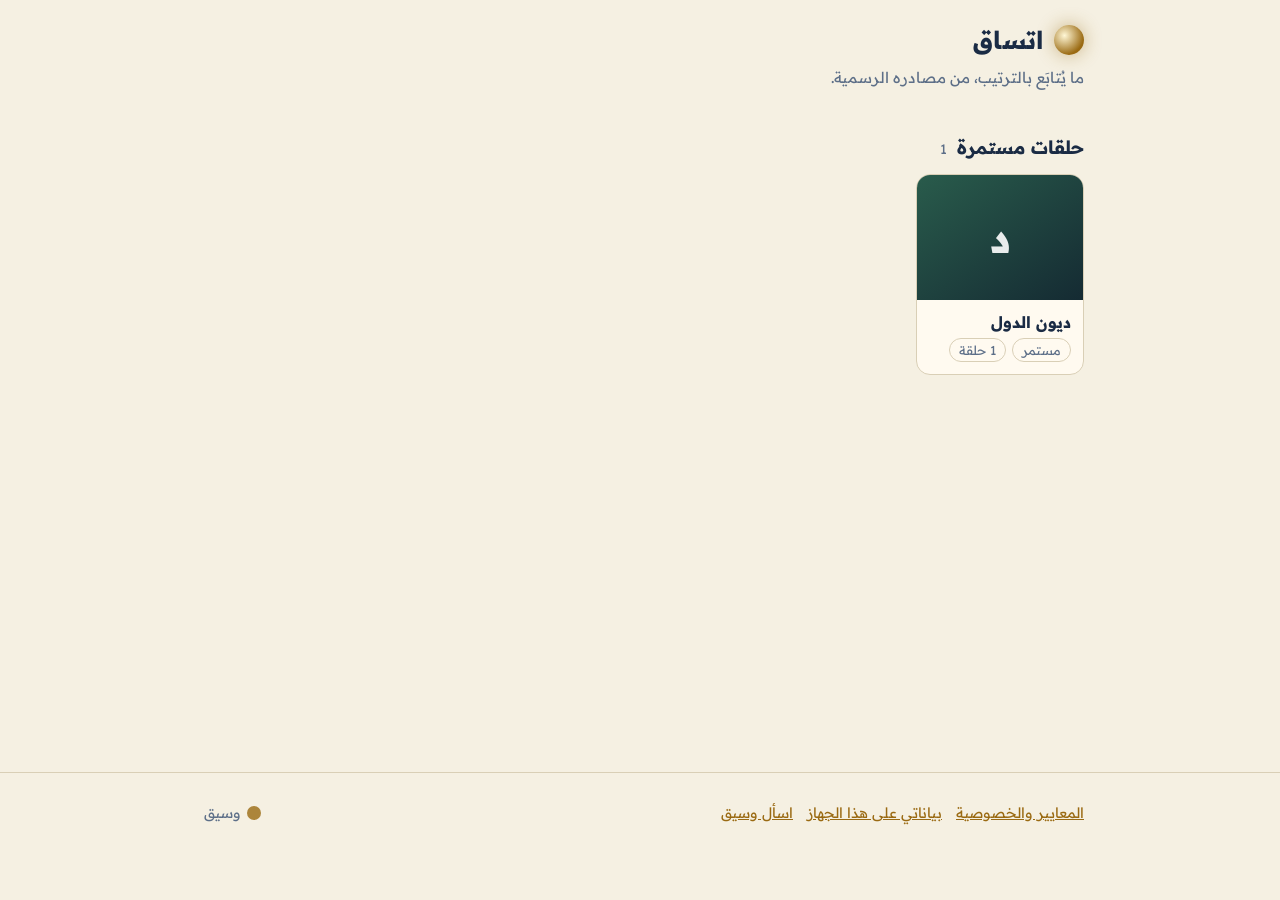
<file: index.html>
<!doctype html>
<html lang="ar" dir="rtl">
<head>
<meta charset="utf-8">
<meta name="viewport" content="width=device-width, initial-scale=1">
<title>اتساق</title>
<meta name="description" content="اتساق: مكان لمتابعة السلاسل والحلقات المستمرة والبودكاست بالترتيب، من مصادرها الرسمية.">
<meta name="theme-color" content="#0e1828">
<link rel="preconnect" href="https://fonts.googleapis.com">
<link rel="preconnect" href="https://fonts.gstatic.com" crossorigin>
<link href="https://fonts.googleapis.com/css2?family=Readex+Pro:wght@300;400;600;700&display=swap" rel="stylesheet">
<link rel="stylesheet" href="style.css">
</head>
<body>
<header class="top">
  <div class="wrap">
    <a class="brand" href="#/" aria-label="اتساق، الصفحة الرئيسية"><span class="moon" aria-hidden="true"></span><b>اتساق</b></a>
    <p class="tagline">ما يُتابَع بالترتيب، من مصادره الرسمية.</p>
  </div>
</header>

<main><div class="wrap" id="app" aria-live="polite"></div></main>

<footer>
  <div class="wrap">
    <nav aria-label="روابط">
      <a href="standards.html">المعايير والخصوصية</a>
      <a href="#/me">بياناتي على هذا الجهاز</a>
      <a href="#/ask">اسأل وسيق</a>
    </nav>
    <button class="sig" id="sig" type="button" aria-label="وسيق"><span class="m" aria-hidden="true"></span><span>وسيق</span></button>
    <p class="voice" id="voice" role="status"></p>
  </div>
</footer>

<script src="common.js"></script>
<script>
(function () {
  'use strict';
  var I = window.Ittisaq, el = I.el, store = I.store;
  var app = document.getElementById('app');
  var lib = null;
  var preview = /[?&]preview=1/.test(location.search);
  var ILSAQ = 'https://irtikaz2020.github.io/ilsaq/index.html';   // عنوان إلصاق
  var WASIQ = { lines: null, qa: [], contact: {} };                // يُحمَّل من wasiq.json (اختياري)

  // موضع بدء التشغيل القادم من إلصاق (?t=ثواني) — يُستهلك مرة واحدة لحلقة واحدة
  var pendingStart = (function () {
    var m = location.search.match(/[?&]t=(\d+)/);
    if (!m) return null;
    try { history.replaceState(null, '', location.pathname + location.search.replace(/([?&])t=\d+&?/, '$1').replace(/[?&]$/, '') + location.hash); } catch (e) {}
    return { t: Number(m[1]), hash: location.hash };
  })();
  function fmtTime(sec) {
    sec = Math.max(0, Math.floor(sec)); var h = Math.floor(sec / 3600), m = Math.floor(sec % 3600 / 60), s = sec % 60;
    var z = function (x) { return (x < 10 ? '0' : '') + x; };
    return h ? h + ':' + z(m) + ':' + z(s) : m + ':' + z(s);
  }

  // واجهة مشغّل يوتيوب الرسمية (IFrame API): قراءة وقت التشغيل فقط، دون أي تعديل في المشغّل
  var ytWaiters = null;
  function loadYT(cb) {
    if (window.YT && window.YT.Player) return cb();
    if (!ytWaiters) {
      ytWaiters = [];
      var prev = window.onYouTubeIframeAPIReady;
      window.onYouTubeIframeAPIReady = function () {
        if (typeof prev === 'function') { try { prev(); } catch (e) {} }
        var w = ytWaiters || []; ytWaiters = []; w.forEach(function (f) { try { f(); } catch (e) {} });
      };
      var sc = document.createElement('script'); sc.src = 'https://www.youtube.com/iframe_api'; sc.async = true;
      sc.onerror = function () { ytWaiters = null; };
      document.head.appendChild(sc);
    }
    ytWaiters.push(cb);
  }

  /* ---------- التحميل ---------- */
  function start() {
    var draft = preview ? I.loadDraft() : null;
    var p = draft ? Promise.resolve(draft) : I.loadPublished();
    p.then(function (l) { lib = I.normalize(l); route(); })
     .catch(function () {
       lib = I.normalize({});
       route(true);
     });
  }

  /* ---------- التقدم المحلي ---------- */
  function progress() { return store.get('progress', {}); }
  function saveProgress(p) { store.set('progress', p); }
  function showProg(p, id) { return p[id] || (p[id] = { last: null, t: 0, seen: {}, audio: {} }); }

  /* ---------- أدوات العرض ---------- */
  function coverEl(s, cls) {
    var h = I.hash(s.id || s.title) % 360;
    var style = s.cover && I.isHttpUrl(s.cover)
      ? 'background-image:url("' + encodeURI(s.cover).replace(/"/g, '%22') + '")'
      : 'background:linear-gradient(145deg,hsl(' + h + ' 38% 26%),hsl(' + ((h + 35) % 360) + ' 42% 14%))';
    return el('div', { class: 'cover' + (cls ? ' ' + cls : ''), style: style, 'aria-hidden': 'true' },
      s.cover && I.isHttpUrl(s.cover) ? null : (s.title || '؟').trim().charAt(0));
  }
  function statusText(s) { return s.status === 'complete' ? 'مكتمل' : 'مستمر'; }
  function epCount(s) { return s.episodes.length + ' حلقة'; }
  function findShow(id) { return lib.shows.filter(function (s) { return s.id === id; })[0]; }
  function sortedEps(s) { return s.episodes.slice().sort(function (a, b) { return Number(a.n) - Number(b.n); }); }

  function showCard(s) {
    return el('a', { class: 'card', href: '#/s/' + encodeURIComponent(s.id) },
      coverEl(s),
      el('div', { class: 'meta' },
        el('h3', { text: s.title }),
        el('div', { class: 'chips' },
          el('span', { class: 'chip' + (s.status === 'complete' ? ' ok' : ''), text: statusText(s) }),
          el('span', { class: 'chip', text: epCount(s) }))));
  }

  /* ---------- الرئيسية ---------- */
  function home(failed) {
    var frag = document.createDocumentFragment();
    var shows = lib.shows.filter(function (s) { return s.episodes.length || true; });

    if (!shows.length) {
      frag.appendChild(el('div', { class: 'empty' },
        el('p', { text: failed ? 'تعذّر تحميل المكتبة الآن.' : 'لا يوجد محتوى بعد.' })));
      return frag;
    }

    /* كمّل من حيث وقفت */
    var p = progress();
    var resumes = shows.filter(function (s) { return p[s.id] && p[s.id].last != null && s.episodes.some(function (e) { return Number(e.n) === Number(p[s.id].last); }); })
      .sort(function (a, b) { return p[b.id].t - p[a.id].t; }).slice(0, 6);
    if (resumes.length) {
      frag.appendChild(el('section', { class: 'shelf' },
        el('h2', { text: 'كمّل من حيث وقفت' }),
        el('div', { class: 'row' }, resumes.map(function (s) {
          var sp = p[s.id], ep = s.episodes.filter(function (e) { return Number(e.n) === Number(sp.last); })[0];
          var done = Object.keys(sp.seen || {}).filter(function (k) { return sp.seen[k]; }).length;
          var pct = s.episodes.length ? Math.round(done * 100 / s.episodes.length) : 0;
          return el('a', { class: 'resume', href: '#/s/' + encodeURIComponent(s.id) + '/' + ep.n },
            el('small', { text: s.title }),
            el('strong', { text: 'الحلقة ' + ep.n + (ep.title ? ' — ' + ep.title : '') }),
            el('small', { text: done + ' من ' + s.episodes.length }),
            el('div', { class: 'bar', role: 'progressbar', 'aria-valuenow': pct, 'aria-valuemin': 0, 'aria-valuemax': 100 }, el('i', { style: 'width:' + pct + '%' })));
        }))));
    }

    /* رفوف حسب النوع */
    I.KIND_ORDER.forEach(function (k) {
      var list = shows.filter(function (s) { return s.kind === k; });
      if (!list.length) return;
      frag.appendChild(el('section', { class: 'shelf' },
        el('h2', null, I.KINDS[k], el('small', { text: list.length })),
        el('div', { class: 'row' }, list.map(showCard))));
    });
    return frag;
  }

  /* ---------- صفحة العمل ---------- */
  var order = 'asc';
  function showPage(id) {
    var s = findShow(id);
    if (!s) return notFound();
    var p = progress(), sp = p[s.id] || { seen: {} };
    var eps = sortedEps(s);
    if (order === 'desc') eps.reverse();
    document.title = s.title + ' — اتساق';

    var root = document.createDocumentFragment();
    root.appendChild(el('div', { class: 'crumb' }, el('a', { href: '#/', text: '← الرئيسية' })));
    root.appendChild(el('div', { class: 'show-head' },
      coverEl(s),
      el('div', null,
        el('h1', { text: s.title }),
        el('div', { class: 'chips' },
          el('span', { class: 'chip', text: I.KIND_ONE[s.kind] }),
          el('span', { class: 'chip' + (s.status === 'complete' ? ' ok' : ''), text: statusText(s) }),
          el('span', { class: 'chip', text: epCount(s) })),
        s.desc ? el('p', { class: 'desc', text: s.desc }) : null)));

    var sorted = sortedEps(s);
    var tools = el('div', { class: 'tools' });
    if (sp.last != null && s.episodes.some(function (e) { return Number(e.n) === Number(sp.last); })) {
      tools.appendChild(el('a', { class: 'btn primary', href: '#/s/' + encodeURIComponent(s.id) + '/' + sp.last, text: 'كمّل من الحلقة ' + sp.last }));
    } else if (sorted.length) {
      tools.appendChild(el('a', { class: 'btn primary', href: '#/s/' + encodeURIComponent(s.id) + '/' + sorted[0].n, text: 'ابدأ من الحلقة ' + sorted[0].n }));
    }
    if (eps.length > 1) {
      tools.appendChild(el('button', {
        class: 'btn', type: 'button', 'aria-pressed': order === 'desc',
        onclick: function () { order = order === 'asc' ? 'desc' : 'asc'; render(); },
        text: order === 'asc' ? 'الأحدث أولاً' : 'الأقدم أولاً'
      }));
    }
    root.appendChild(tools);

    if (!eps.length) {
      root.appendChild(el('div', { class: 'empty', text: 'لا توجد حلقات بعد.' }));
      return root;
    }
    root.appendChild(el('ul', { class: 'eps' }, eps.map(function (e) {
      var seen = sp.seen && sp.seen[e.n];
      var v = e.sources.some(I.isVideo), a = e.sources.some(I.isAudio);
      return el('li', null,
        el('a', { class: 'ep' + (seen ? ' seen' : '') + (Number(sp.last) === Number(e.n) ? ' last' : ''), href: '#/s/' + encodeURIComponent(s.id) + '/' + e.n },
          el('span', { class: 'n', text: seen ? '✓' : String(e.n) }),
          el('span', { class: 't' }, e.title || ('الحلقة ' + e.n), e.desc ? el('small', { text: e.desc.slice(0, 90) }) : null),
          el('span', { class: 'ic', text: (v ? '▶ فيديو' : '') + (v && a ? ' · ' : '') + (a ? '♪ صوت' : '') })));
    })));
    return root;
  }

  /* ---------- صفحة الحلقة ---------- */
  function episodePage(id, n) {
    var s = findShow(id);
    if (!s) return notFound();
    var sorted = sortedEps(s);
    var idx = -1;
    sorted.forEach(function (e, i) { if (Number(e.n) === Number(n)) idx = i; });
    if (idx < 0) return notFound();
    var ep = sorted[idx];
    document.title = (ep.title || 'الحلقة ' + ep.n) + ' — ' + s.title;

    var p = progress(), sp = showProg(p, s.id);
    sp.last = ep.n; sp.t = Date.now(); saveProgress(p);

    var vSrc = ep.sources.filter(I.isVideo)[0];
    var aSrc = ep.sources.filter(I.isAudio)[0];
    var mode = store.get('mode', 'video');
    if (mode === 'video' && !vSrc && aSrc) mode = 'audio';
    if (mode === 'audio' && !aSrc && vSrc) mode = 'video';

    var area = el('div', { class: 'player' });
    var note = el('p', { class: 'note', role: 'status' });
    var getT = function () { return null; };   // يُستبدل بقارئ وقت المشغّل الحالي
    var startAt = (pendingStart && pendingStart.hash === location.hash) ? pendingStart.t : null;
    if (pendingStart && pendingStart.hash === location.hash) pendingStart = null;
    var btnV = el('button', { class: 'btn', type: 'button' }, '▶ فيديو');
    var btnA = el('button', { class: 'btn', type: 'button' }, '♪ صوت');

    function paint() {
      area.textContent = '';
      getT = function () { return null; };
      var tt = startAt; startAt = null;
      if (tt != null) { note.className = 'note'; note.textContent = 'بدأ من ' + fmtTime(tt) + ' حيث دوّنت.'; }
      btnV.setAttribute('aria-pressed', String(mode === 'video' && !!vSrc));
      btnA.setAttribute('aria-pressed', String(mode === 'audio' && !!aSrc));
      btnV.setAttribute('aria-disabled', String(!vSrc));
      btnA.setAttribute('aria-disabled', String(!aSrc));
      if (mode === 'video' && vSrc) {
        var isList = vSrc.type === 'ytlist';
        var ifr = el('iframe', {
          src: isList
            ? 'https://www.youtube.com/embed?listType=playlist&list=' + encodeURIComponent(vSrc.id) + '&playsinline=1'
            : 'https://www.youtube.com/embed/' + encodeURIComponent(vSrc.id) + '?rel=0&playsinline=1&enablejsapi=1&origin=' + encodeURIComponent(location.origin) + (tt != null ? '&start=' + tt : ''),
          title: ep.title || 'مشغّل يوتيوب',
          allow: 'accelerometer; encrypted-media; gyroscope; picture-in-picture; fullscreen',
          allowfullscreen: true,
          referrerpolicy: 'strict-origin-when-cross-origin'
        });
        area.appendChild(el('div', { class: 'frame' }, ifr));
        if (!isList) loadYT(function () {
          try {
            var pl = new window.YT.Player(ifr, { events: { onReady: function () {
              getT = function () { try { var v = Math.floor(pl.getCurrentTime()); return v > 0 ? v : null; } catch (e) { return null; } };
            } } });
          } catch (e) {}
        });
        area.appendChild(el('p', { class: 'official' }, 'المصدر الرسمي: ',
          el('a', { href: isList ? 'https://www.youtube.com/playlist?list=' + encodeURIComponent(vSrc.id) : 'https://www.youtube.com/watch?v=' + encodeURIComponent(vSrc.id), target: '_blank', rel: 'noopener noreferrer', text: 'فتح على يوتيوب' })));
      } else if (mode === 'audio' && aSrc) {
        if (aSrc.type === 'soundcloud') {
          area.appendChild(el('div', { class: 'audio-box' }, el('iframe', {
            src: 'https://w.soundcloud.com/player/?url=' + encodeURIComponent(aSrc.url) + '&visual=false',
            title: ep.title || 'مشغّل ساوند كلاود', allow: 'encrypted-media', loading: 'lazy'
          })));
          area.appendChild(el('p', { class: 'official' }, 'المصدر الرسمي: ',
            el('a', { href: aSrc.url, target: '_blank', rel: 'noopener noreferrer', text: 'فتح على ساوند كلاود' })));
        } else {
          var audio = el('audio', { controls: true, preload: 'none', src: aSrc.url });
          var saved = Number((sp.audio || {})[ep.n] || 0), lastSave = 0;
          audio.addEventListener('loadedmetadata', function () {
            if (tt != null) { audio.currentTime = tt; return; }
            if (saved > 5 && audio.duration && saved < audio.duration - 5) audio.currentTime = saved;
          });
          getT = function () { var v = Math.floor(audio.currentTime); return v > 0 ? v : null; };
          audio.addEventListener('timeupdate', function () {
            var now = Date.now();
            if (now - lastSave < 4000) return;
            lastSave = now;
            var q = progress(), x = showProg(q, s.id);
            x.audio = x.audio || {}; x.audio[ep.n] = Math.floor(audio.currentTime);
            saveProgress(q);
          });
          audio.addEventListener('ended', function () {
            var q = progress(), x = showProg(q, s.id);
            x.seen[ep.n] = true; if (x.audio) delete x.audio[ep.n];
            saveProgress(q); refreshSeen();
          });
          audio.addEventListener('error', function () {
            note.className = 'note warn';
            note.textContent = 'تعذّر تشغيل هذا المصدر الصوتي الآن.';
          });
          area.appendChild(el('div', { class: 'audio-box' }, audio));
          area.appendChild(el('p', { class: 'official' }, 'المصدر الأصلي: ',
            el('a', { href: aSrc.url, target: '_blank', rel: 'noopener noreferrer', text: 'فتح الرابط' })));
        }
      } else {
        area.appendChild(el('div', { class: 'empty', text: 'لا يوجد مصدر متاح لهذه الحلقة حالياً.' }));
      }
    }

    btnV.addEventListener('click', function () {
      if (!vSrc) { note.className = 'note'; note.textContent = 'هذه الحلقة متاحة بالصوت فقط.'; return; }
      note.textContent = ''; mode = 'video'; store.set('mode', 'video'); paint();
    });
    btnA.addEventListener('click', function () {
      if (!aSrc) { note.className = 'note'; note.textContent = 'هذه الحلقة متاحة بالفيديو فقط.'; return; }
      note.textContent = ''; mode = 'audio'; store.set('mode', 'audio'); paint();
    });

    var seenBtn = el('button', { class: 'btn', type: 'button' });
    function refreshSeen() {
      var q = progress(), x = q[s.id];
      var on = !!(x && x.seen && x.seen[ep.n]);
      seenBtn.setAttribute('aria-pressed', String(on));
      seenBtn.textContent = on ? '✓ تمّت' : 'علّم كمنتهية';
    }
    seenBtn.addEventListener('click', function () {
      var q = progress(), x = showProg(q, s.id);
      x.seen[ep.n] = !x.seen[ep.n]; saveProgress(q); refreshSeen();
    });
    refreshSeen();
    paint();

    var prev = sorted[idx - 1], next = sorted[idx + 1];
    var root = document.createDocumentFragment();
    root.appendChild(el('div', { class: 'crumb' }, el('a', { href: '#/s/' + encodeURIComponent(s.id), text: '← ' + s.title })));
    root.appendChild(el('h1', { text: (ep.n ? 'الحلقة ' + ep.n + (ep.title ? ' — ' + ep.title : '') : ep.title) }));
    root.appendChild(el('div', { class: 'tools' }, btnV, btnA, seenBtn));
    root.appendChild(note);
    root.appendChild(area);
    if (ep.desc) root.appendChild(el('p', { class: 'desc', text: ep.desc }));
    root.appendChild(doors(s, ep, function () { return getT(); }));
    root.appendChild(el('div', { class: 'nav2' },
      prev ? el('a', { class: 'btn', href: '#/s/' + encodeURIComponent(s.id) + '/' + prev.n, text: 'السابقة →' }) : el('span'),
      next ? el('a', { class: 'btn primary', href: '#/s/' + encodeURIComponent(s.id) + '/' + next.n, text: '← التالية' }) : el('span')));
    return root;
  }

  /* ---------- تدوينة وتنوينة (تُكتب في إلصاق) ---------- */
  var DOOR_INFO = {
    tadwina: 'تدوينة: ما خطر لك أو أحسست به وأنت تشاهد أو تسمع. لها نوعان: لحظة وملاحظة. تُحفظ في إلصاق، لوحتك الخاصة.',
    tanwina: 'تنوينة: ما قررته بعد أن سمعت: خطوة تفعلها، أو خطة من عدة خطوات. تُحفظ في إلصاق، لوحتك الخاصة.'
  };
  function ilsaqUrl(kind, s, ep, t) {
    var link = location.origin + location.pathname + '#/s/' + encodeURIComponent(s.id) + '/' + ep.n;
    var q = '?new=' + kind + '&link=' + encodeURIComponent(link) + '&title=' + encodeURIComponent(s.title + ' — ' + (ep.title || ('الحلقة ' + ep.n)));
    if (t != null) q += '&t=' + t;
    return ILSAQ + q;
  }
  function doors(s, ep, readT) {
    function door(kind, name, verbs) {
      var box = el('div', { class: 'info', hidden: true, text: DOOR_INFO[kind] });
      var ib = el('button', { class: 'i', type: 'button', 'aria-expanded': 'false', 'aria-label': 'شرح: ' + name, text: 'i' });
      ib.addEventListener('click', function () { var open = box.hidden; box.hidden = !open; ib.setAttribute('aria-expanded', String(open)); });
      var links = verbs.map(function (v, i) {
        var a = el('a', { class: 'btn' + (i === 0 ? ' primary' : ''), href: ilsaqUrl(kind, s, ep, null), target: '_blank', rel: 'noopener', text: v });
        a.addEventListener('click', function () { a.href = ilsaqUrl(kind, s, ep, readT()); });   // وقت المشغّل لحظة الضغط
        return a;
      });
      return el('section', { class: 'door' }, el('h2', null, name, ib), box, el('div', { class: 'verbs' }, links));
    }
    return el('div', { class: 'doors' }, door('tadwina', 'تدوينة', ['دوِّنها', 'لوِّنها']), door('tanwina', 'تنوينة', ['نوِّنها', 'عنوِنها']));
  }

  /* ---------- اسأل وسيق ---------- */
  function norm(t) {
    return String(t || '').toLowerCase().replace(/[\u064B-\u065F\u0670\u0640]/g, '').replace(/[أإآٱ]/g, 'ا').replace(/ى/g, 'ي').replace(/ة/g, 'ه').replace(/[^\u0621-\u063A\u0641-\u064Aa-z0-9 ]+/g, ' ').replace(/\s+/g, ' ').trim();
  }
  function stem(w) { return w.replace(/^(ال|و|ب|ل|ف|ك)+(?=.{3,})/, '').replace(/(ات|ون|ين|ه|ها|ي)$/, function (m) { return w.length > 4 ? '' : m; }); }
  function tokens(t) { return norm(t).split(' ').filter(function (w) { return w.length > 1; }).map(stem); }
  function askPage() {
    document.title = 'اسأل وسيق — اتساق';
    var root = document.createDocumentFragment();
    var out = el('div', { role: 'status', 'aria-live': 'polite' });
    var inp = el('input', { type: 'search', placeholder: 'اكتب سؤالك', 'aria-label': 'سؤالك', class: 'ask-in' });
    function contactBox() {
      var c = WASIQ.contact || {}, links = [];
      if (c.telegram) links.push(el('a', { class: 'btn', href: c.telegram, target: '_blank', rel: 'noopener', text: 'أرسل سؤالك على تيليجرام' }));
      if (c.email) links.push(el('a', { class: 'btn', href: 'mailto:' + c.email + '?subject=' + encodeURIComponent('سؤال إلى وسيق'), text: 'أو بالبريد' }));
      return el('div', { class: 'ask-more' }, el('p', { class: 'hint', text: 'لم تجد جواباً؟ يُرَدّ على ما يصل من الأسئلة، ويُضاف المفيد منها هنا.' }), el('div', { class: 'tools' }, links));
    }
    function run() {
      out.textContent = '';
      var q = tokens(inp.value);
      if (!q.length) { out.appendChild(contactBox()); return; }
      var scored = WASIQ.qa.map(function (x) {
        var hay = tokens(x.q + ' ' + (x.k || '') + ' ' + x.a), set = {}; hay.forEach(function (w) { set[w] = 1; });
        var sc = 0; q.forEach(function (w) { if (set[w]) sc += 1; else hay.forEach(function (h) { if (h.length > 3 && w.length > 3 && (h.indexOf(w) === 0 || w.indexOf(h) === 0)) sc += .5; }); });
        return { x: x, sc: sc };
      }).filter(function (r) { return r.sc > 0; }).sort(function (a, b) { return b.sc - a.sc; }).slice(0, 3);
      if (!scored.length) out.appendChild(el('p', { class: 'note', text: 'لا جواب جاهز لهذا.' }));
      scored.forEach(function (r) { out.appendChild(el('article', { class: 'qa' }, el('h3', { text: r.x.q }), el('p', { text: r.x.a }))); });
      out.appendChild(contactBox());
    }
    inp.addEventListener('input', run);
    root.appendChild(el('div', { class: 'crumb' }, el('a', { href: '#/', text: '← الرئيسية' })));
    root.appendChild(el('h1', { text: 'اسأل وسيق' }));
    root.appendChild(el('p', { class: 'hint', text: 'أجوبة مكتوبة سلفاً، تُبحث بكلماتك. وما لم يُجَب عنه يصل إلينا.' }));
    root.appendChild(inp); root.appendChild(out);
    if (!WASIQ.qa.length) out.appendChild(el('p', { class: 'note', text: 'لم تُحمَّل الأجوبة الآن.' })); else run();
    return root;
  }

  /* ---------- بياناتي ---------- */
  function mePage() {
    document.title = 'بياناتي — اتساق';
    var msg = el('p', { class: 'note', role: 'status' });
    var file = el('input', { type: 'file', accept: 'application/json,.json', class: 'sr', id: 'imp' });
    file.addEventListener('change', function () {
      var f = file.files[0]; if (!f) return;
      var r = new FileReader();
      r.onload = function () {
        try {
          var d = JSON.parse(r.result);
          if (!d || typeof d !== 'object' || d.app !== 'ittisaq') throw new Error('bad');
          if (d.progress && typeof d.progress === 'object') saveProgress(d.progress);
          if (d.mode === 'video' || d.mode === 'audio') store.set('mode', d.mode);
          msg.className = 'note'; msg.textContent = 'تم استرجاع بياناتك.';
        } catch (e) { msg.className = 'note warn'; msg.textContent = 'هذا الملف ليس نسخة احتياطية من اتساق.'; }
      };
      r.readAsText(f);
    });
    return el('div', { class: 'prose' },
      el('div', { class: 'crumb' }, el('a', { href: '#/', text: '← الرئيسية' })),
      el('h1', { text: 'بياناتي على هذا الجهاز' }),
      el('p', { text: 'تقدّمك في الحلقات محفوظ في متصفحك أنت فقط، ولا يصل إلى أي خادم. لو غيّرت الهاتف أو مسحت بيانات المتصفح يضيع، لذلك يمكنك حفظ نسخة منه ثم استرجاعها.' }),
      el('div', { class: 'tools' },
        el('button', { class: 'btn primary', type: 'button', text: 'حفظ نسخة احتياطية', onclick: function () {
          var blob = new Blob([JSON.stringify({ app: 'ittisaq', version: 1, mode: store.get('mode', 'video'), progress: progress() }, null, 1)], { type: 'application/json' });
          var a = el('a', { href: URL.createObjectURL(blob), download: 'ittisaq-backup.json' });
          document.body.appendChild(a); a.click(); a.remove();
          msg.className = 'note'; msg.textContent = 'تم تجهيز الملف.';
        } }),
        el('label', { class: 'btn', for: 'imp', text: 'استرجاع نسخة' }),
        file,
        el('button', { class: 'btn danger', type: 'button', text: 'مسح تقدّمي', onclick: function () {
          if (confirm('سيُمسح تقدّمك في كل الأعمال على هذا الجهاز. متأكد؟')) { store.remove('progress'); msg.className = 'note'; msg.textContent = 'تم المسح.'; }
        } })),
      msg);
  }

  function notFound() {
    return el('div', { class: 'empty' }, el('p', { text: 'لم يُعثر على هذه الصفحة.' }), el('a', { href: '#/', text: 'الرئيسية' }));
  }

  /* ---------- التوجيه ---------- */
  var lastFailed = false;
  function route(failed) {
    if (failed !== undefined) lastFailed = failed;
    render();
  }
  function render() {
    if (!lib) return;
    var h = decodeURIComponent(location.hash.replace(/^#/, '')) || '/';
    var m;
    document.title = 'اتساق';
    var view;
    if ((m = h.match(/^\/s\/([^/]+)\/([^/]+)$/))) view = episodePage(m[1], m[2]);
    else if ((m = h.match(/^\/s\/([^/]+)$/))) view = showPage(m[1]);
    else if (h === '/me') view = mePage();
    else if (h === '/ask') view = askPage();
    else view = home(lastFailed);
    app.textContent = '';
    app.appendChild(view);
    if (!render.keep) window.scrollTo(0, 0);
  }
  window.addEventListener('hashchange', function () { render.keep = false; render(); });

  /* ---------- توقيع وسيق ---------- */
  var LINES0 = [
    'لكل حلقة موضعها.',
    'أن تعرف أين وقفت، هذا هو التتابع.',
    'القمر لا يكتمل في ليلة، لكنه يعود.',
    'ما اتسق اجتمع، وما اجتمع بان.'
  ];
  var li = 0, voice = document.getElementById('voice');
  document.getElementById('sig').addEventListener('click', function () {
    var L = (WASIQ.lines && WASIQ.lines.length) ? WASIQ.lines : LINES0;
    voice.textContent = L[li % L.length] + ' — وسيق';
    li++;
  });
  // أجوبة وسيق وكلماته (ملف اختياري؛ إن غاب يعمل الموقع بالكلمات المدمجة)
  fetch('wasiq.json', { cache: 'no-cache' }).then(function (r) { return r.ok ? r.json() : null; }).then(function (j) {
    if (j) { WASIQ.lines = Array.isArray(j.lines) ? j.lines : null; WASIQ.qa = Array.isArray(j.qa) ? j.qa : []; WASIQ.contact = j.contact || {}; if (/^#\/ask$/.test(location.hash)) render(); }
  }).catch(function () {});

  start();
})();
</script>
</body>
</html>
</file>
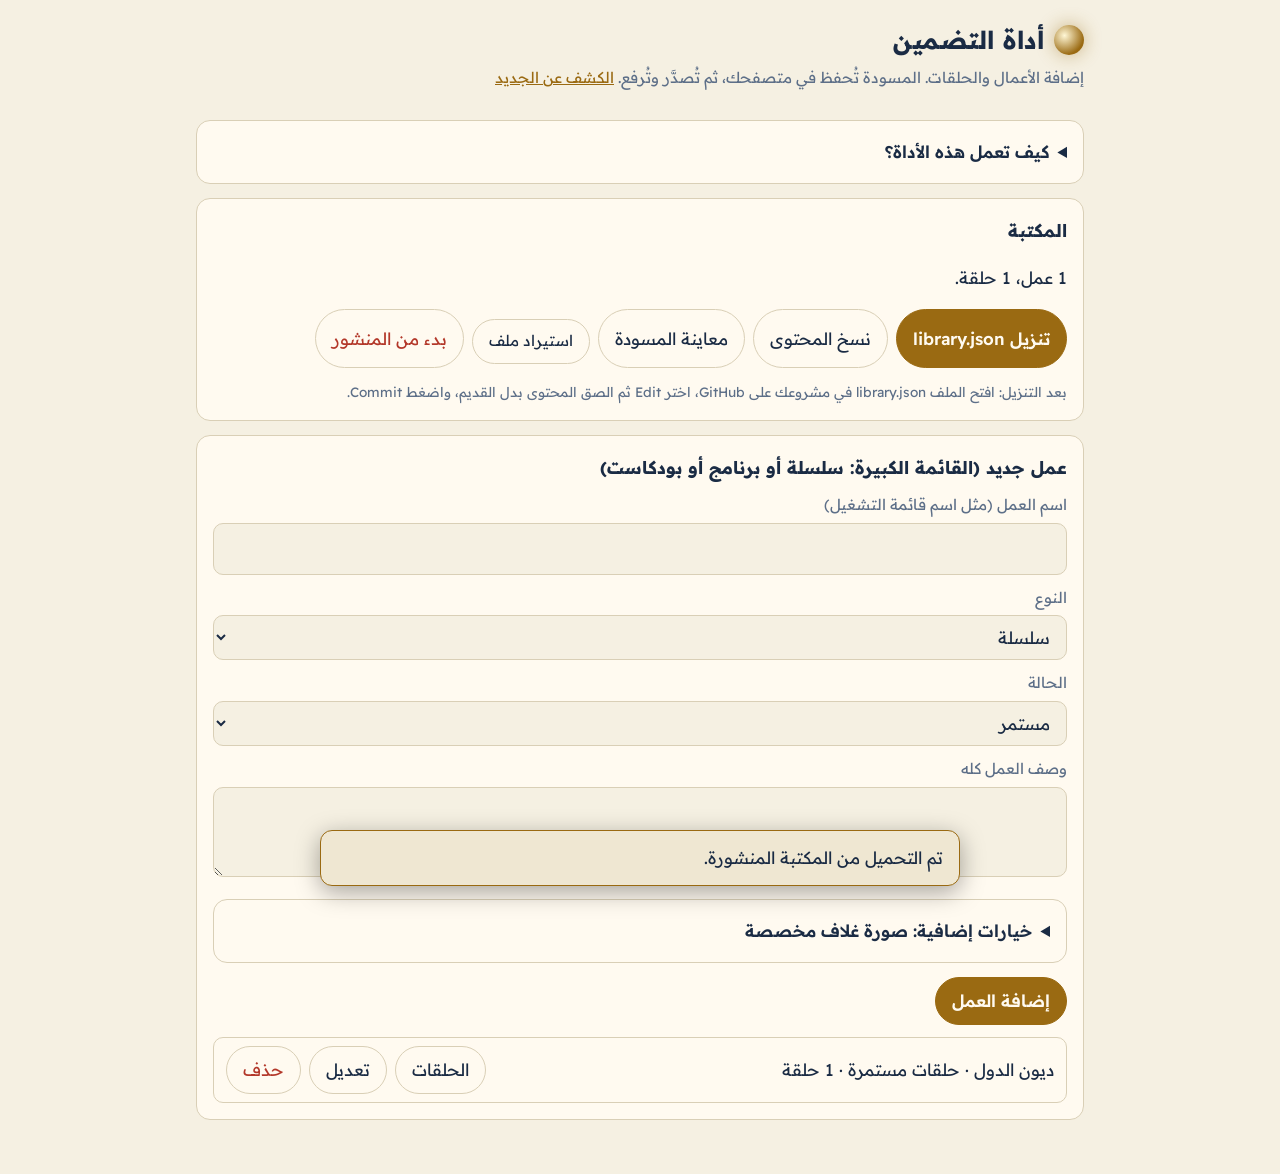
<file: admin-1.html>
<!doctype html>
<html lang="ar" dir="rtl">
<head>
<meta charset="utf-8">
<meta name="viewport" content="width=device-width, initial-scale=1">
<meta name="robots" content="noindex">
<link rel="manifest" href="manifest.webmanifest">
<meta name="theme-color" content="#0e1828">
<title>أداة التضمين — اتساق</title>
<link rel="preconnect" href="https://fonts.googleapis.com">
<link rel="preconnect" href="https://fonts.gstatic.com" crossorigin>
<link href="https://fonts.googleapis.com/css2?family=Readex+Pro:wght@300;400;600;700&display=swap" rel="stylesheet">
<link rel="stylesheet" href="style.css">
</head>
<body>
<header class="top"><div class="wrap">
  <a class="brand" href="index.html" aria-label="اتساق"><span class="moon" aria-hidden="true"></span><b>أداة التضمين</b></a>
  <p class="tagline">إضافة الأعمال والحلقات. المسودة تُحفظ في متصفحك، ثم تُصدَّر وتُرفع. <a href="discover.html">الكشف عن الجديد</a></p>
</div></header>

<main><div class="wrap" id="app"></div></main>

<script src="common.js"></script>
<script>
(function () {
  'use strict';
  var I = window.Ittisaq, el = I.el, store = I.store;
  var app = document.getElementById('app');
  var lib = null, selShow = null, editEp = null, dirty = false;
  var statusEl = el('div', { class: 'toast', role: 'status', 'aria-live': 'polite' });
  document.body.appendChild(statusEl);
  var toastTimer = null;
  function say(t, bad) {
    clearTimeout(toastTimer);
    statusEl.textContent = t;
    statusEl.className = 'toast show' + (bad ? ' bad' : '');
    toastTimer = setTimeout(function () { statusEl.className = 'toast'; }, bad ? 7000 : 3500);
  }
  statusEl.addEventListener('click', function () { statusEl.className = 'toast'; });
  if ('serviceWorker' in navigator) { try { navigator.serviceWorker.register('sw.js').catch(function () {}); } catch (e) {} }
  function save() { store.set('draft', lib); dirty = false; }
  function uid() { return 's' + Date.now().toString(36) + Math.floor(Math.random() * 1296).toString(36); }
  function today() { return new Date().toISOString().slice(0, 10); }
  function cur() { return lib.shows.filter(function (s) { return s.id === selShow; })[0]; }

  /* ---------- البناء ---------- */
  function build() {
    app.textContent = '';
    app.appendChild(helpPanel());
    var sp = sharePanel(); if (sp) app.appendChild(sp);
    app.appendChild(libPanel());
    app.appendChild(showsPanel());
    if (cur()) { app.appendChild(epsPanel(cur())); app.appendChild(bulkPanel(cur())); }
  }

  /* ----- شرح الأداة ----- */
  function helpPanel() {
    var d = el('details', { class: 'help' },
      el('summary', { text: 'كيف تعمل هذه الأداة؟' }),
      el('ol', null,
        el('li', { text: 'العمل هو الغلاف الكبير: سلسلة، أو حلقات مستمرة، أو بودكاست. والحلقة تُضاف داخله. أنشئ العمل أولاً من خانة «عمل جديد».' }),
        el('li', { text: 'لإضافة حلقة: في تطبيق يوتيوب اضغط «مشاركة» ثم «نسخ الرابط»، ثم الصقه في خانة «رابط الحلقة» تحت عنوان «حلقات: اسم العمل» (تظهر بعد اختيار العمل بزر «الحلقات»). الأداة تعرف النوع وحدها.' }),
        el('li', { text: 'لإضافة عدة حلقات مرة واحدة: استخدم «إضافة عدة حلقات» (ألصق روابط، كل رابط في سطر)، أو الصق رابط قائمة تشغيل كاملة.' }),
        el('li', { text: 'الأسرع: ثبّت الأداة كتطبيق (قائمة كروم ثم «تثبيت التطبيق»). بعدها من تطبيق يوتيوب اضغط «مشاركة» واختر «تضمين»، فيصل الرابط جاهزاً.' }),
        el('li', { text: 'كل ما تضيفه يُحفظ في متصفحك كمسودة، ولا يظهر للزوار. «معاينة المسودة» تعرض الموقع بها. وعند الانتهاء نزّل library.json وارفعه على GitHub بدل القديم.' })));
    if (!lib.shows.length) d.setAttribute('open', '');
    return d;
  }

  /* ----- رابط وصل بالمشاركة ----- */
  var shared = readShare();
  function readShare() {
    var q;
    try { q = new URLSearchParams(location.search); } catch (e) { return null; }
    var parts = [q.get('url') || '', q.get('text') || '', q.get('title') || ''];
    var m = parts.join(' ').match(/https?:\/\/[^\s]+/);
    if (!m) return null;
    var t = (q.get('title') || q.get('text') || '').replace(/https?:\/\/[^\s]+/g, '').trim();
    return { link: m[0], title: t };
  }
  function nextN(s) { return s.episodes.reduce(function (m, e) { return Math.max(m, Number(e.n) || 0); }, 0) + 1; }
  function sharePanel() {
    if (!shared) return null;
    var c = I.classify(shared.link);
    var box = el('section', { class: 'share-box' }, el('h2', { text: 'وصلك رابط من المشاركة' }));
    box.appendChild(el('p', { dir: 'ltr', style: 'word-break:break-all', text: shared.link }));
    box.appendChild(el('p', { class: 'det', text: c ? 'تم التعرف: ' + I.sourceLabel(c) : 'رابط غير مفهوم.' }));
    function dismiss() { shared = null; try { history.replaceState(null, '', location.pathname); } catch (e) {} build(); }
    if (!lib.shows.length) {
      box.appendChild(el('p', { text: 'لا توجد أعمال بعد. أنشئ عملاً من خانة «عمل جديد» أولاً، ثم عد وشارك الرابط من جديد.' }));
      box.appendChild(el('div', { class: 'tools' }, el('button', { class: 'btn', type: 'button', text: 'تجاهل', onclick: dismiss })));
      return box;
    }
    var last = store.get('lastShow', null);
    var pick = el('select', { id: 'shSel' }, lib.shows.map(function (x) { return el('option', { value: x.id, text: x.title }); }));
    pick.value = lib.shows.some(function (x) { return x.id === last; }) ? last : lib.shows[0].id;
    var num = el('input', { type: 'number', id: 'shN', min: '0', step: '1', inputmode: 'numeric' });
    var ttl = el('input', { type: 'text', id: 'shT', maxlength: '160' });
    ttl.value = shared.title || '';
    function sh() { return lib.shows.filter(function (x) { return x.id === pick.value; })[0]; }
    function refreshN() { num.value = String(nextN(sh())); }
    pick.addEventListener('change', refreshN); refreshN();
    box.appendChild(el('label', { for: 'shSel', text: 'أضفها إلى عمل' })); box.appendChild(pick);
    box.appendChild(el('label', { for: 'shN', text: 'رقم الحلقة' })); box.appendChild(num);
    box.appendChild(el('label', { for: 'shT', text: 'عنوان الحلقة (راجعه)' })); box.appendChild(ttl);
    box.appendChild(el('div', { class: 'tools' },
      el('button', { class: 'btn primary', type: 'button', text: 'إضافة الحلقة', onclick: function () {
        if (!c) { say('الرابط غير مفهوم، لا يمكن إضافته.', true); return; }
        var s = sh(), n = Number(num.value);
        if (!isFinite(n) || num.value === '' || n < 0) { say('رقم الحلقة غير صالح.', true); return; }
        if (s.episodes.some(function (e) { return Number(e.n) === n; })) { say('رقم الحلقة ' + n + ' مستخدم بالفعل.', true); return; }
        s.episodes.push({ n: n, title: ttl.value.trim(), desc: '', sources: [c], checkedAt: today() });
        store.set('lastShow', s.id); selShow = s.id; save(); shared = null;
        try { history.replaceState(null, '', location.pathname); } catch (e) {}
        build(); say('تمت إضافة الحلقة ' + n + ' إلى «' + s.title + '».');
      } }),
      el('button', { class: 'btn', type: 'button', text: 'تجاهل', onclick: dismiss })));
    return box;
  }

  /* ----- إضافة دفعة وقوائم التشغيل ----- */
  function sourceKey(c) { return c.type + ':' + (c.id || c.url); }
  function bulkPanel(s) {
    var ta = el('textarea', { id: 'bulk', dir: 'ltr', style: 'min-height:130px', placeholder: 'https://youtu.be/…\nhttps://youtu.be/… عنوان اختياري بعد الرابط' });
    var key = el('input', { type: 'text', id: 'apik', dir: 'ltr', autocomplete: 'off', placeholder: 'مفتاح YouTube Data API (اختياري)' });
    key.value = store.get('apikey', '') || '';
    var pl = el('input', { type: 'url', id: 'plUrl', dir: 'ltr', placeholder: 'رابط قائمة تشغيل https://www.youtube.com/playlist?list=…' });

    function have() { var h = {}; s.episodes.forEach(function (e) { e.sources.forEach(function (c) { h[sourceKey(c)] = 1; }); }); return h; }

    function addMany(items) {
      var h = have(), n = nextN(s) - 1, added = 0, skipped = 0;
      items.forEach(function (it) {
        var k = sourceKey(it.src);
        if (h[k]) { skipped++; return; }
        h[k] = 1; n++; added++;
        s.episodes.push({ n: n, title: it.title || '', desc: '', sources: [it.src], checkedAt: today() });
      });
      return { added: added, skipped: skipped };
    }

    function addFromText() {
      var items = [], bad = 0;
      ta.value.split(/\r?\n/).forEach(function (line) {
        line = line.trim(); if (!line) return;
        var m = line.match(/https?:\/\/\S+/);
        var c = m && I.classify(m[0]);
        if (!c) { bad++; return; }
        items.push({ src: c, title: line.replace(m[0], '').replace(/^[\s\-–|:]+/, '').trim() });
      });
      if (!items.length) { say(bad ? 'لا يوجد رابط مفهوم في النص.' : 'ألصق رابطاً واحداً على الأقل.', true); return; }
      var r = addMany(items); save(); build();
      say('أُضيفت ' + r.added + ' حلقة' + (r.skipped ? '، وتخطّيت ' + r.skipped + ' مكررة' : '') + (bad ? '، و' + bad + ' سطر غير مفهوم' : '') + '.', r.added === 0);
    }

    function importList() {
      var k = key.value.trim(), u = pl.value.trim(), id = null;
      try { id = new URL(u).searchParams.get('list'); } catch (e) { if (/^[\w-]{10,}$/.test(u)) id = u; }
      if (!id) { say('الصق رابط قائمة تشغيل صالحاً (فيه list=).', true); return; }
      if (!k) { say('أدخل مفتاح API أولاً، أو استخدم «إضافة عدة حلقات» بدلاً منه.', true); return; }
      store.set('apikey', k);
      say('جارٍ جلب القائمة…');
      var ids = [];
      function page(token, count) {
        var url = 'https://www.googleapis.com/youtube/v3/playlistItems?part=contentDetails&maxResults=50&playlistId=' + encodeURIComponent(id) + '&key=' + encodeURIComponent(k) + (token ? '&pageToken=' + encodeURIComponent(token) : '');
        return fetch(url).then(function (r) { return r.json().then(function (j) { return { ok: r.ok, j: j }; }); }).then(function (x) {
          if (!x.ok) throw new Error((x.j && x.j.error && x.j.error.message) || 'فشل الطلب');
          (x.j.items || []).forEach(function (it) { var v = it.contentDetails && it.contentDetails.videoId; if (v && I.ytId(v)) ids.push(v); });
          if (x.j.nextPageToken && count < 40) return page(x.j.nextPageToken, count + 1);
        });
      }
      page(null, 0).then(function () {
        if (!ids.length) { say('القائمة لا تحتوي فيديوهات متاحة.', true); return; }
        var r = addMany(ids.map(function (v) { return { src: { type: 'youtube', id: v }, title: '' }; }));
        save(); build();
        say('أُضيفت ' + r.added + ' حلقة بالترتيب' + (r.skipped ? '، وتخطّيت ' + r.skipped + ' مكررة' : '') + '. العناوين فارغة: اكتبها أو استخدم «جلب العناوين الناقصة».', r.added === 0);
      }).catch(function (e) { say('تعذّر الاستيراد: ' + e.message, true); });
    }

    function fillTitles() {
      var todo = s.episodes.filter(function (e) { return !e.title && e.sources[0] && e.sources[0].type === 'youtube'; });
      if (!todo.length) { say('لا توجد حلقات بلا عنوان.'); return; }
      var done = 0;
      function next(i) {
        if (i >= todo.length) { save(); build(); say('تم جلب ' + done + ' عنوان. راجعها وعدّل ما يلزم.'); return; }
        var e = todo[i];
        fetch('https://www.youtube.com/oembed?format=json&url=' + encodeURIComponent('https://www.youtube.com/watch?v=' + e.sources[0].id))
          .then(function (r) { if (!r.ok) throw 0; return r.json(); })
          .then(function (j) { if (j && j.title) { e.title = j.title; done++; } })
          .catch(function () {})
          .then(function () { setTimeout(function () { next(i + 1); }, 250); });
        if (i % 5 === 0) say('جارٍ جلب العناوين… ' + i + ' من ' + todo.length);
      }
      next(0);
    }

    return el('section', { class: 'panel' },
      el('h2', { text: 'إضافة عدة حلقات إلى: ' + s.title }),
      el('label', { for: 'bulk', text: 'ألصق روابط، كل رابط في سطر' }), ta,
      el('p', { class: 'hint', text: 'تُرقَّم الحلقات بالتتابع من آخر رقم. يمكنك كتابة عنوان بعد الرابط في نفس السطر.' }),
      el('div', { class: 'tools' },
        el('button', { class: 'btn primary', type: 'button', text: 'إضافة الروابط', onclick: addFromText }),
        el('button', { class: 'btn', type: 'button', text: 'جلب العناوين الناقصة', onclick: fillTitles })),
      el('details', { class: 'help' },
        el('summary', { text: 'استيراد قائمة تشغيل كاملة (يحتاج مفتاح API)' }),
        el('p', { class: 'hint', text: 'بدون مفتاح لا يمكن قراءة محتوى القائمة من المتصفح. المفتاح مجاني من Google Cloud، ويُحفظ في متصفحك فقط. الأداة تجلب أرقام الفيديوهات وترتيبها فقط، أما العناوين فتكتبها أنت أو تجلبها من الزر.' }),
        el('label', { for: 'plUrl', text: 'رابط القائمة' }), pl,
        el('label', { for: 'apik', text: 'المفتاح' }), key,
        el('div', { class: 'tools' }, el('button', { class: 'btn primary', type: 'button', text: 'استيراد القائمة', onclick: importList })),
        el('p', { class: 'hint', text: 'بديل بدون مفتاح: الصق رابط قائمة التشغيل في خانة «رابط الحلقة» لتصبح كلها حلقة واحدة تُشغَّل بالمشغّل الرسمي، لكن بدون ترتيب وعناوين حلقات داخل اتساق.' })));
  }

  /* ----- المكتبة: تصدير واستيراد ----- */
  function libPanel() {
    var n = lib.shows.length, e = lib.shows.reduce(function (a, s) { return a + s.episodes.length; }, 0);
    var file = el('input', { type: 'file', accept: 'application/json,.json', class: 'sr', id: 'imp' });
    file.addEventListener('change', function () {
      var f = file.files[0]; if (!f) return;
      var r = new FileReader();
      r.onload = function () {
        try {
          var d = JSON.parse(r.result);
          if (!d || !Array.isArray(d.shows)) throw new Error('bad');
          if (!confirm('سيحلّ هذا الملف محل مسودتك الحالية. متأكد؟')) return;
          lib = I.normalize(d); selShow = null; editEp = null; save(); build(); say('تم الاستيراد.');
        } catch (x) { say('الملف ليس مكتبة صالحة.', true); }
      };
      r.readAsText(f);
    });
    return el('section', { class: 'panel' },
      el('h2', { text: 'المكتبة' }),
      el('p', { text: n + ' عمل، ' + e + ' حلقة.' }),
      el('div', { class: 'tools' },
        el('button', { class: 'btn primary', type: 'button', text: 'تنزيل library.json', onclick: exportFile }),
        el('button', { class: 'btn', type: 'button', text: 'نسخ المحتوى', onclick: copyJson }),
        el('a', { class: 'btn', href: 'index.html?preview=1', target: '_blank', rel: 'noopener', text: 'معاينة المسودة' }),
        el('label', { class: 'btn', for: 'imp', text: 'استيراد ملف' }), file,
        el('button', { class: 'btn danger', type: 'button', text: 'بدء من المنشور', onclick: resetToPublished })),
      el('p', { class: 'hint', text: 'بعد التنزيل: افتح الملف library.json في مشروعك على GitHub، اختر Edit ثم الصق المحتوى بدل القديم، واضغط Commit.' }));
  }

  function validate() {
    var problems = [];
    lib.shows.forEach(function (s) {
      var seen = {};
      if (!s.title) problems.push('عمل بلا عنوان.');
      s.episodes.forEach(function (e) {
        var k = String(Number(e.n));
        if (seen[k]) problems.push('«' + s.title + '»: رقم الحلقة ' + k + ' مكرر.');
        seen[k] = 1;
        if (!e.sources.length) problems.push('«' + s.title + '» حلقة ' + k + ': بلا مصدر.');
      });
    });
    return problems;
  }
  function jsonText() { return JSON.stringify(lib, null, 1); }
  function exportFile() {
    var p = validate();
    var blob = new Blob([jsonText()], { type: 'application/json' });
    var a = el('a', { href: URL.createObjectURL(blob), download: 'library.json' });
    document.body.appendChild(a); a.click(); a.remove();
    say(p.length ? 'تم التنزيل، لكن انتبه: ' + p.join(' ') : 'تم تنزيل library.json.', p.length > 0);
  }
  function copyJson() {
    var t = jsonText();
    if (navigator.clipboard && navigator.clipboard.writeText) {
      navigator.clipboard.writeText(t).then(function () { say('تم النسخ (' + t.length + ' حرف).'); }, function () { say('تعذّر النسخ، استخدم التنزيل.', true); });
    } else say('المتصفح لا يسمح بالنسخ، استخدم التنزيل.', true);
  }
  function resetToPublished() {
    if (!confirm('ستُمسح مسودتك وتبدأ من النسخة المنشورة. متأكد؟')) return;
    store.remove('draft'); selShow = null; editEp = null;
    I.loadPublished().then(function (l) { lib = I.normalize(l); save(); build(); say('تم.'); })
     .catch(function () { lib = I.normalize({}); save(); build(); say('لا توجد نسخة منشورة، بدأت فارغة.'); });
  }

  /* ----- الأعمال ----- */
  var showForm = { id: null };
  function showsPanel() {
    var f = {
      title: el('input', { type: 'text', id: 'sTitle', maxlength: '120' }),
      kind: el('select', { id: 'sKind' }, I.KIND_ORDER.map(function (k) { return el('option', { value: k, text: I.KIND_ONE[k] }); })),
      status: el('select', { id: 'sStatus' }, el('option', { value: 'ongoing', text: 'مستمر' }), el('option', { value: 'complete', text: 'مكتمل' })),
      desc: el('textarea', { id: 'sDesc', maxlength: '1000' }),
      cover: el('input', { type: 'url', id: 'sCover', placeholder: 'https://… (اختياري)', dir: 'ltr' })
    };
    var editing = lib.shows.filter(function (s) { return s.id === showForm.id; })[0];
    if (editing) { f.title.value = editing.title || ''; f.kind.value = editing.kind; f.status.value = editing.status; f.desc.value = editing.desc || ''; f.cover.value = editing.cover || ''; }

    var list = el('ul', { class: 'list' }, lib.shows.map(function (s) {
      return el('li', { class: s.id === selShow ? 'sel' : '' },
        el('span', { text: s.title + ' · ' + I.KIND_ONE[s.kind] + ' · ' + s.episodes.length + ' حلقة' }),
        el('span', { class: 'tools', style: 'margin:0' },
          el('button', { class: 'btn', type: 'button', text: 'الحلقات', onclick: function () { selShow = s.id; editEp = null; build(); window.scrollTo(0, document.body.scrollHeight); } }),
          el('button', { class: 'btn', type: 'button', text: 'تعديل', onclick: function () { showForm.id = s.id; build(); } }),
          el('button', { class: 'btn danger', type: 'button', text: 'حذف', onclick: function () {
            if (!confirm('حذف «' + s.title + '» وكل حلقاته؟')) return;
            lib.shows = lib.shows.filter(function (x) { return x.id !== s.id; });
            if (selShow === s.id) selShow = null; save(); build(); say('تم الحذف.');
          } })));
    }));

    return el('section', { class: 'panel' },
      el('h2', { text: editing ? 'تعديل عمل' : 'عمل جديد (القائمة الكبيرة: سلسلة أو برنامج أو بودكاست)' }),
      el('label', { for: 'sTitle', text: 'اسم العمل (مثل اسم قائمة التشغيل)' }), f.title,
      el('label', { for: 'sKind', text: 'النوع' }), f.kind,
      el('label', { for: 'sStatus', text: 'الحالة' }), f.status,
      el('label', { for: 'sDesc', text: 'وصف العمل كله' }), f.desc,
      el('details', { class: 'help' },
        el('summary', { text: 'خيارات إضافية: صورة غلاف مخصصة' }),
        el('label', { for: 'sCover', text: 'رابط صورة الغلاف' }), f.cover,
        el('p', { class: 'hint', text: 'الغلاف هو الصورة التي تظهر على بطاقة العمل في الصفحة الرئيسية. اتركه فارغاً فيظهر غلاف تلقائي بأول حرف من العنوان. لا تضع صورة إلا إن كنت تملكها أو مرخّصة، لأنها ستُعرض من موقعك.' })),
      el('div', { class: 'tools' },
        el('button', { class: 'btn primary', type: 'button', text: editing ? 'حفظ التعديل' : 'إضافة العمل', onclick: function () {
          var title = f.title.value.trim();
          if (!title) { say('اكتب عنوان العمل أولاً.', true); return; }
          var cover = f.cover.value.trim();
          if (cover && !I.isHttpUrl(cover)) { say('رابط الغلاف غير صالح.', true); return; }
          var o = editing || { id: uid(), episodes: [] };
          o.title = title; o.kind = f.kind.value; o.status = f.status.value; o.desc = f.desc.value.trim(); o.cover = cover || undefined;
          if (!editing) lib.shows.push(o);
          selShow = o.id; showForm.id = null; editEp = null; save(); build(); say('تم الحفظ. أضف الحلقات من الأسفل.');
        } }),
        editing ? el('button', { class: 'btn', type: 'button', text: 'إلغاء', onclick: function () { showForm.id = null; build(); } }) : null),
      list);
  }

  /* ----- الحلقات ----- */
  function epsPanel(s) {
    var maxN = s.episodes.reduce(function (m, e) { return Math.max(m, Number(e.n) || 0); }, 0);
    var e0 = editEp != null ? s.episodes.filter(function (e) { return Number(e.n) === Number(editEp); })[0] : null;
    var f = {
      n: el('input', { type: 'number', id: 'eN', min: '0', step: '1', inputmode: 'numeric' }),
      title: el('input', { type: 'text', id: 'eT', maxlength: '160' }),
      src1: el('input', { type: 'url', id: 'e1', dir: 'ltr', placeholder: 'رابط يوتيوب أو ساوند كلاود أو ملف صوتي' }),
      src2: el('input', { type: 'url', id: 'e2', dir: 'ltr', placeholder: 'مصدر إضافي (اختياري)' }),
      desc: el('textarea', { id: 'eD', maxlength: '600' })
    };
    var d1 = el('p', { class: 'det' }), d2 = el('p', { class: 'det' });
    function detect(inp, out) {
      var c = I.classify(inp.value);
      out.className = 'det';
      if (!inp.value.trim()) out.textContent = '';
      else if (!c) { out.textContent = 'رابط غير مفهوم.'; out.className = 'det warn'; }
      else out.textContent = 'تم التعرف: ' + I.sourceLabel(c) + (c.type === 'audio' ? ' (ملف أو رابط صوتي مباشر)' : '');
    }
    f.src1.addEventListener('input', function () { detect(f.src1, d1); });
    f.src2.addEventListener('input', function () { detect(f.src2, d2); });

    if (e0) {
      f.n.value = e0.n; f.title.value = e0.title || ''; f.desc.value = e0.desc || '';
      var src = e0.sources;
      f.src1.value = src[0] ? (src[0].type === 'youtube' ? 'https://www.youtube.com/watch?v=' + src[0].id : src[0].url) : '';
      f.src2.value = src[1] ? (src[1].type === 'youtube' ? 'https://www.youtube.com/watch?v=' + src[1].id : src[1].url) : '';
      detect(f.src1, d1); detect(f.src2, d2);
    } else f.n.value = String(maxN + 1);

    function fetchTitle() {
      var c = I.classify(f.src1.value);
      if (!c || c.type !== 'youtube') { say('جلب العنوان يعمل مع روابط يوتيوب فقط.', true); return; }
      say('جارٍ جلب العنوان…');
      fetch('https://www.youtube.com/oembed?format=json&url=' + encodeURIComponent('https://www.youtube.com/watch?v=' + c.id))
        .then(function (r) { if (!r.ok) throw 0; return r.json(); })
        .then(function (j) { if (j && j.title) { f.title.value = j.title; say('تم جلب العنوان. راجعه قبل الحفظ.'); } else throw 0; })
        .catch(function () { say('تعذّر جلب العنوان تلقائياً، اكتبه بنفسك.', true); });
    }

    var list = el('ul', { class: 'list' }, s.episodes.slice().sort(function (a, b) { return Number(a.n) - Number(b.n); }).map(function (e) {
      return el('li', null,
        el('span', { text: e.n + ' — ' + (e.title || 'بلا عنوان') + ' · ' + e.sources.map(I.sourceLabel).join('، ') }),
        el('span', { class: 'tools', style: 'margin:0' },
          el('button', { class: 'btn', type: 'button', text: 'تعديل', onclick: function () { editEp = e.n; build(); } }),
          el('button', { class: 'btn danger', type: 'button', text: 'حذف', onclick: function () {
            if (!confirm('حذف الحلقة ' + e.n + '؟')) return;
            s.episodes = s.episodes.filter(function (x) { return x !== e; }); editEp = null; save(); build(); say('تم الحذف.');
          } })));
    }));

    return el('section', { class: 'panel' },
      el('h2', { text: 'حلقات: ' + s.title + ' (كل فيديو داخل هذا العمل)' }),
      el('label', { for: 'eN', text: 'رقم الحلقة' }), f.n,
      el('label', { for: 'e1', text: 'رابط الحلقة' }), f.src1, d1,
      el('div', { class: 'tools' }, el('button', { class: 'btn', type: 'button', text: 'جلب العنوان من يوتيوب', onclick: fetchTitle })),
      el('label', { for: 'e2', text: 'رابط ثانٍ للحلقة نفسها (اختياري)' }), f.src2, d2,
      el('p', { class: 'hint', text: 'لو الحلقة متاحة بالشكلين ضع في الأول رابط الفيديو (يوتيوب) وفي الثاني رابط الصوت (ملف مباشر أو ساوند كلاود). لا تضع إلا مصادر رسمية أو مرخّصة، ولا ملف صوت مستخرجاً من يوتيوب.' }),
      el('label', { for: 'eT', text: 'عنوان هذه الحلقة (الفيديو نفسه)' }), f.title,
      el('label', { for: 'eD', text: 'وصف هذه الحلقة (اختياري، وتقدر تسيبه فاضي)' }), f.desc,
      el('div', { class: 'tools' },
        el('button', { class: 'btn primary', type: 'button', text: e0 ? 'حفظ التعديل' : 'إضافة الحلقة', onclick: function () {
          var n = Number(f.n.value);
          if (!isFinite(n) || f.n.value === '' || n < 0) { say('رقم الحلقة غير صالح.', true); return; }
          var sources = [], bad = [];
          [f.src1.value, f.src2.value].forEach(function (v) {
            if (!v.trim()) return;
            var c = I.classify(v); if (c) sources.push(c); else bad.push(v);
          });
          if (bad.length) { say('رابط غير مفهوم: ' + bad[0], true); return; }
          if (!sources.length) { say('أضف مصدراً واحداً على الأقل.', true); return; }
          var dup = s.episodes.filter(function (e) { return Number(e.n) === n && e !== e0; })[0];
          if (dup) { say('رقم الحلقة ' + n + ' مستخدم بالفعل.', true); return; }
          var o = e0 || {}; o.n = n; o.title = f.title.value.trim(); o.desc = f.desc.value.trim(); o.sources = sources; o.checkedAt = today();
          if (!e0) s.episodes.push(o);
          editEp = null; save(); build(); say('تم الحفظ في المسودة. نزّل library.json لما تخلص.');
        } }),
        e0 ? el('button', { class: 'btn', type: 'button', text: 'إلغاء', onclick: function () { editEp = null; build(); } }) : null),
      list);
  }

  /* ---------- التحميل ---------- */
  var draft = I.loadDraft();
  if (draft) { lib = draft; build(); say('تم تحميل مسودتك المحفوظة في هذا المتصفح.'); }
  else {
    I.loadPublished().then(function (l) { lib = I.normalize(l); save(); build(); say('تم التحميل من المكتبة المنشورة.'); })
     .catch(function () { lib = I.normalize({}); save(); build(); say('لم أجد library.json منشوراً، بدأت بمكتبة فارغة.'); });
  }


  window.addEventListener('beforeunload', function (ev) { if (dirty) { ev.preventDefault(); ev.returnValue = ''; } });
})();
</script>
</body>
</html>
</file>
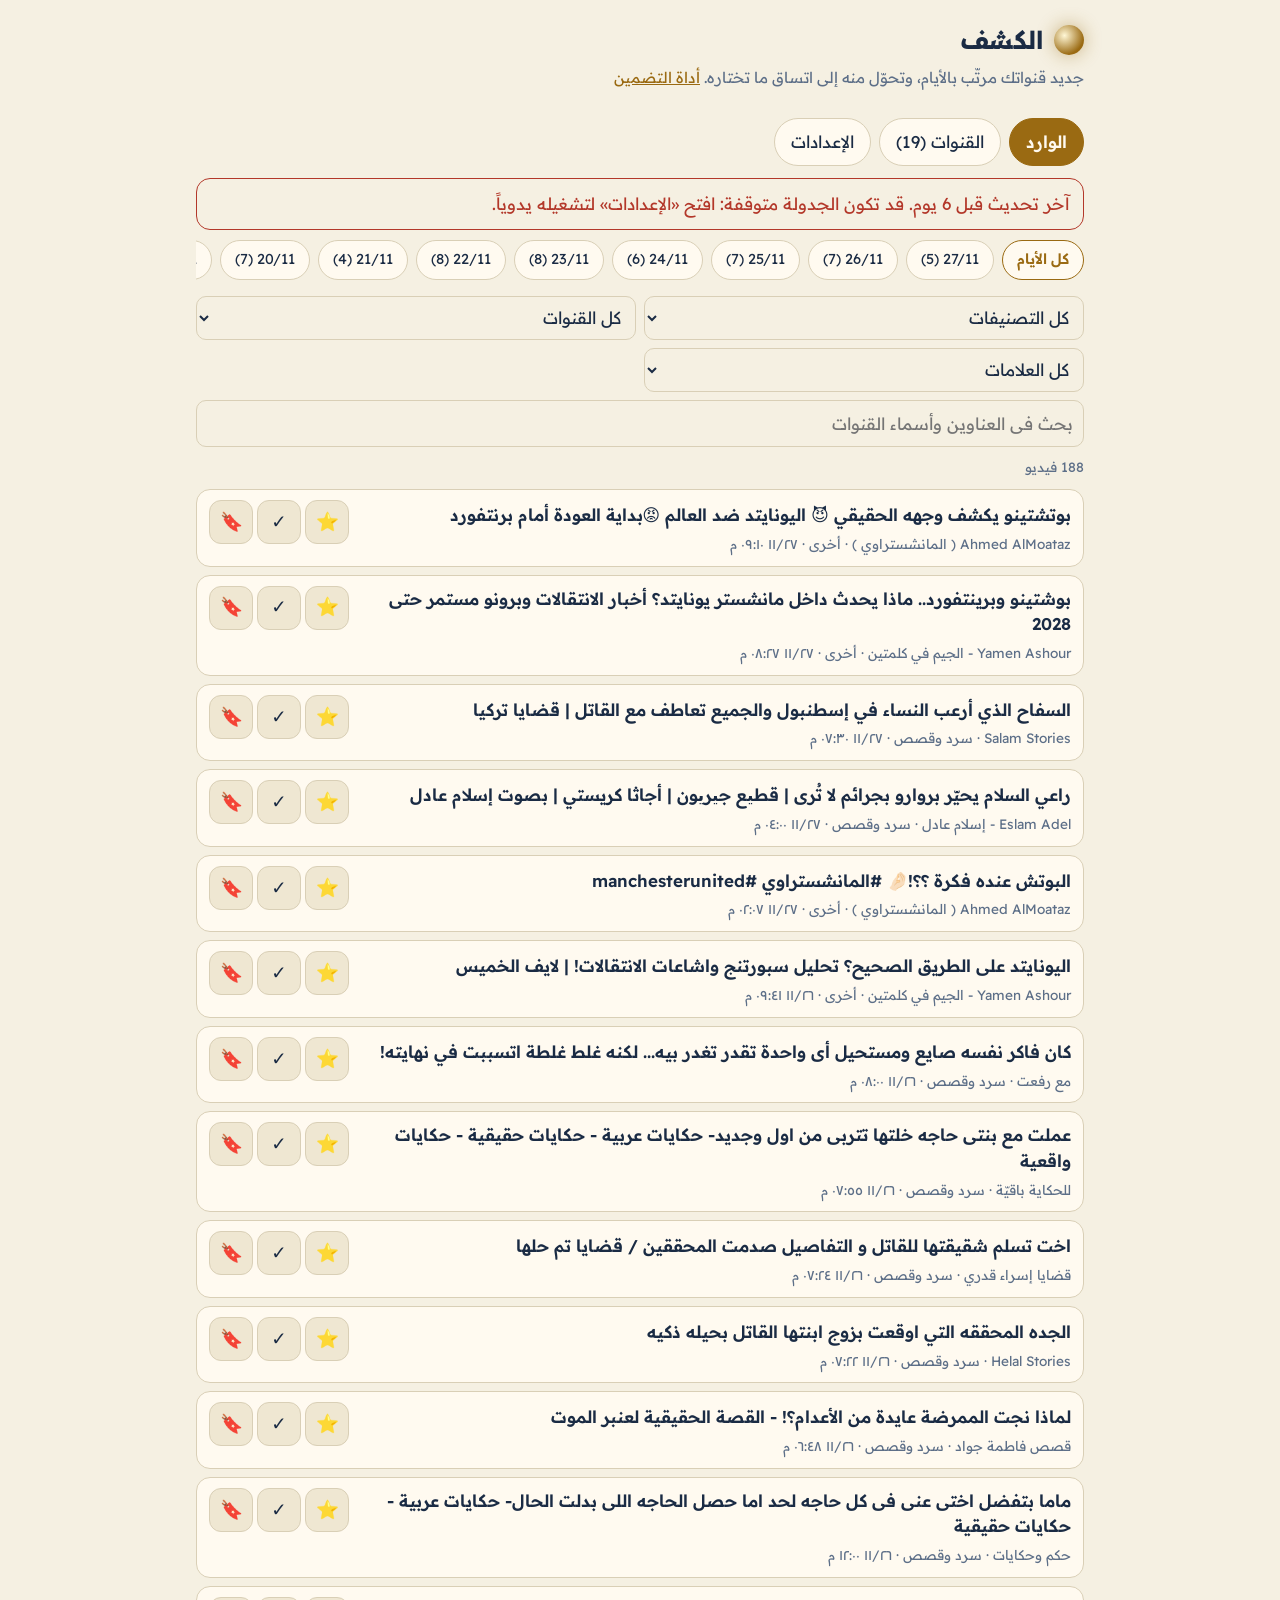
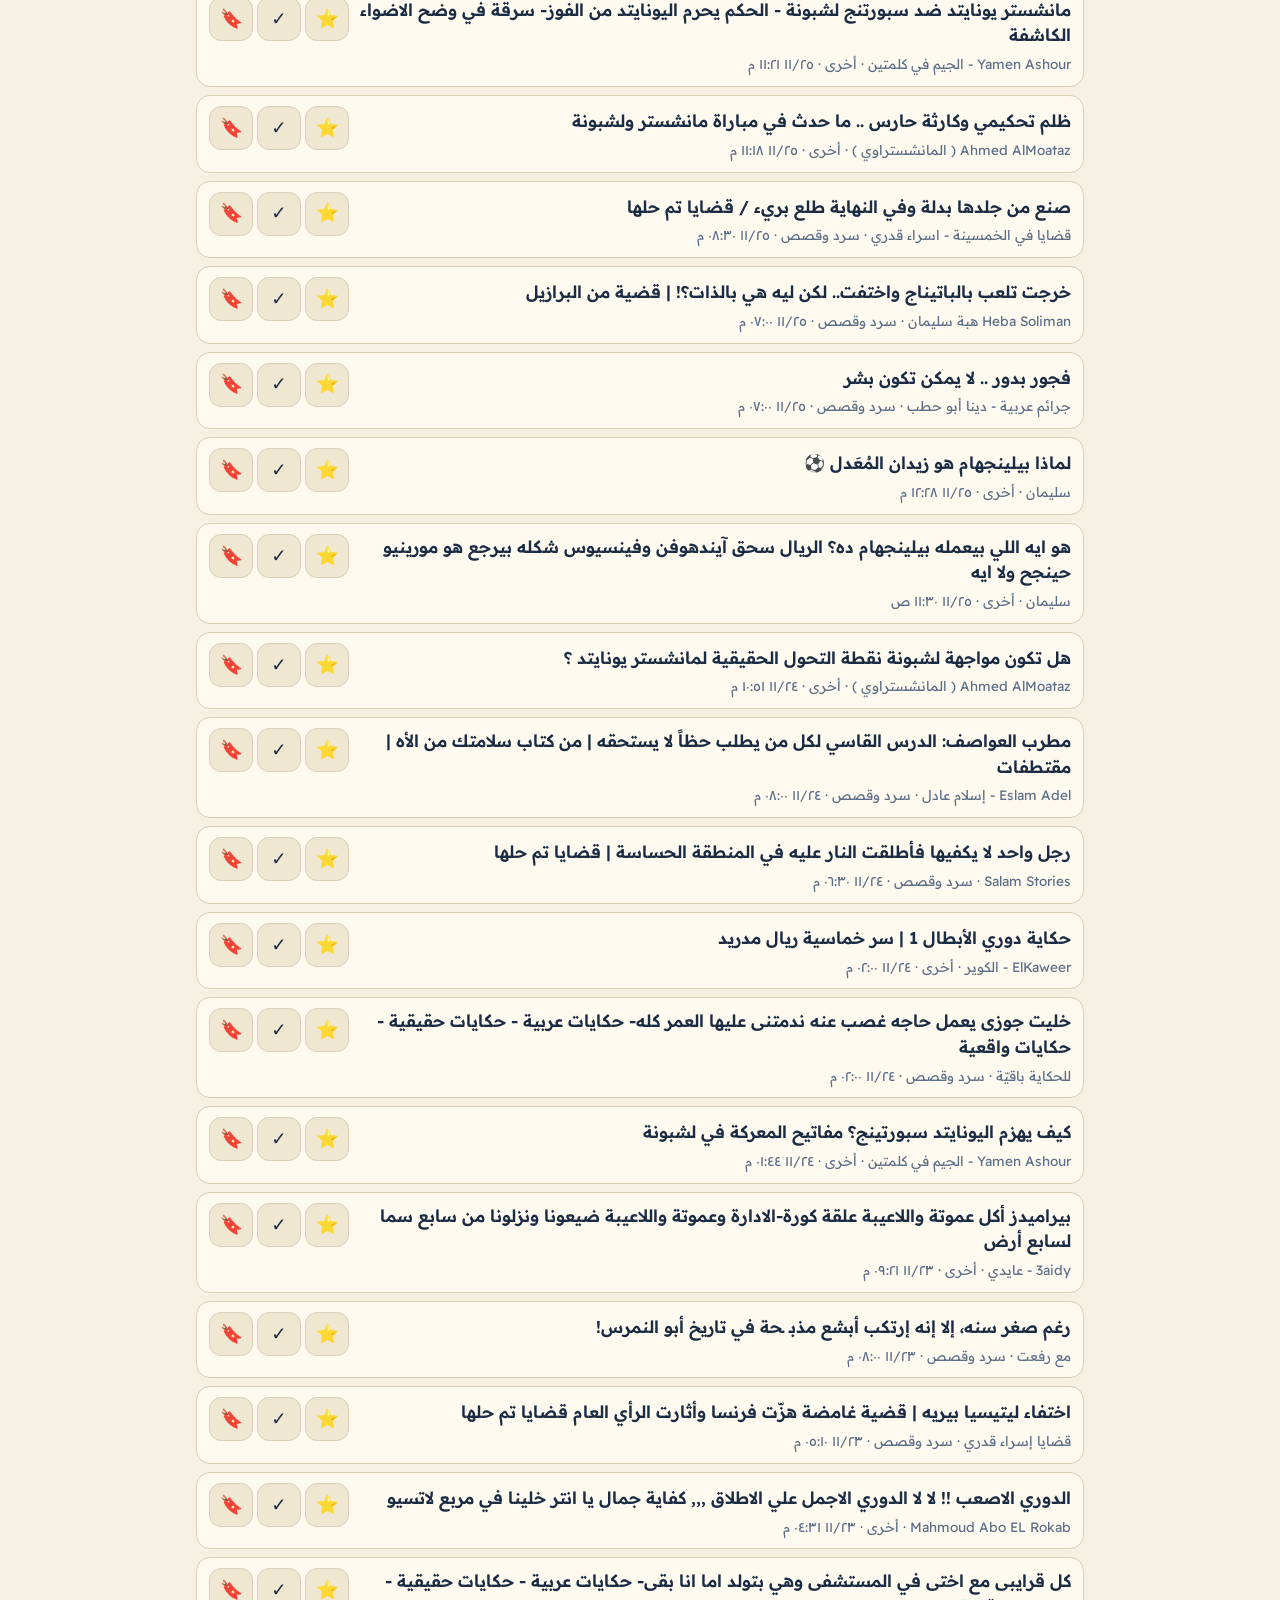
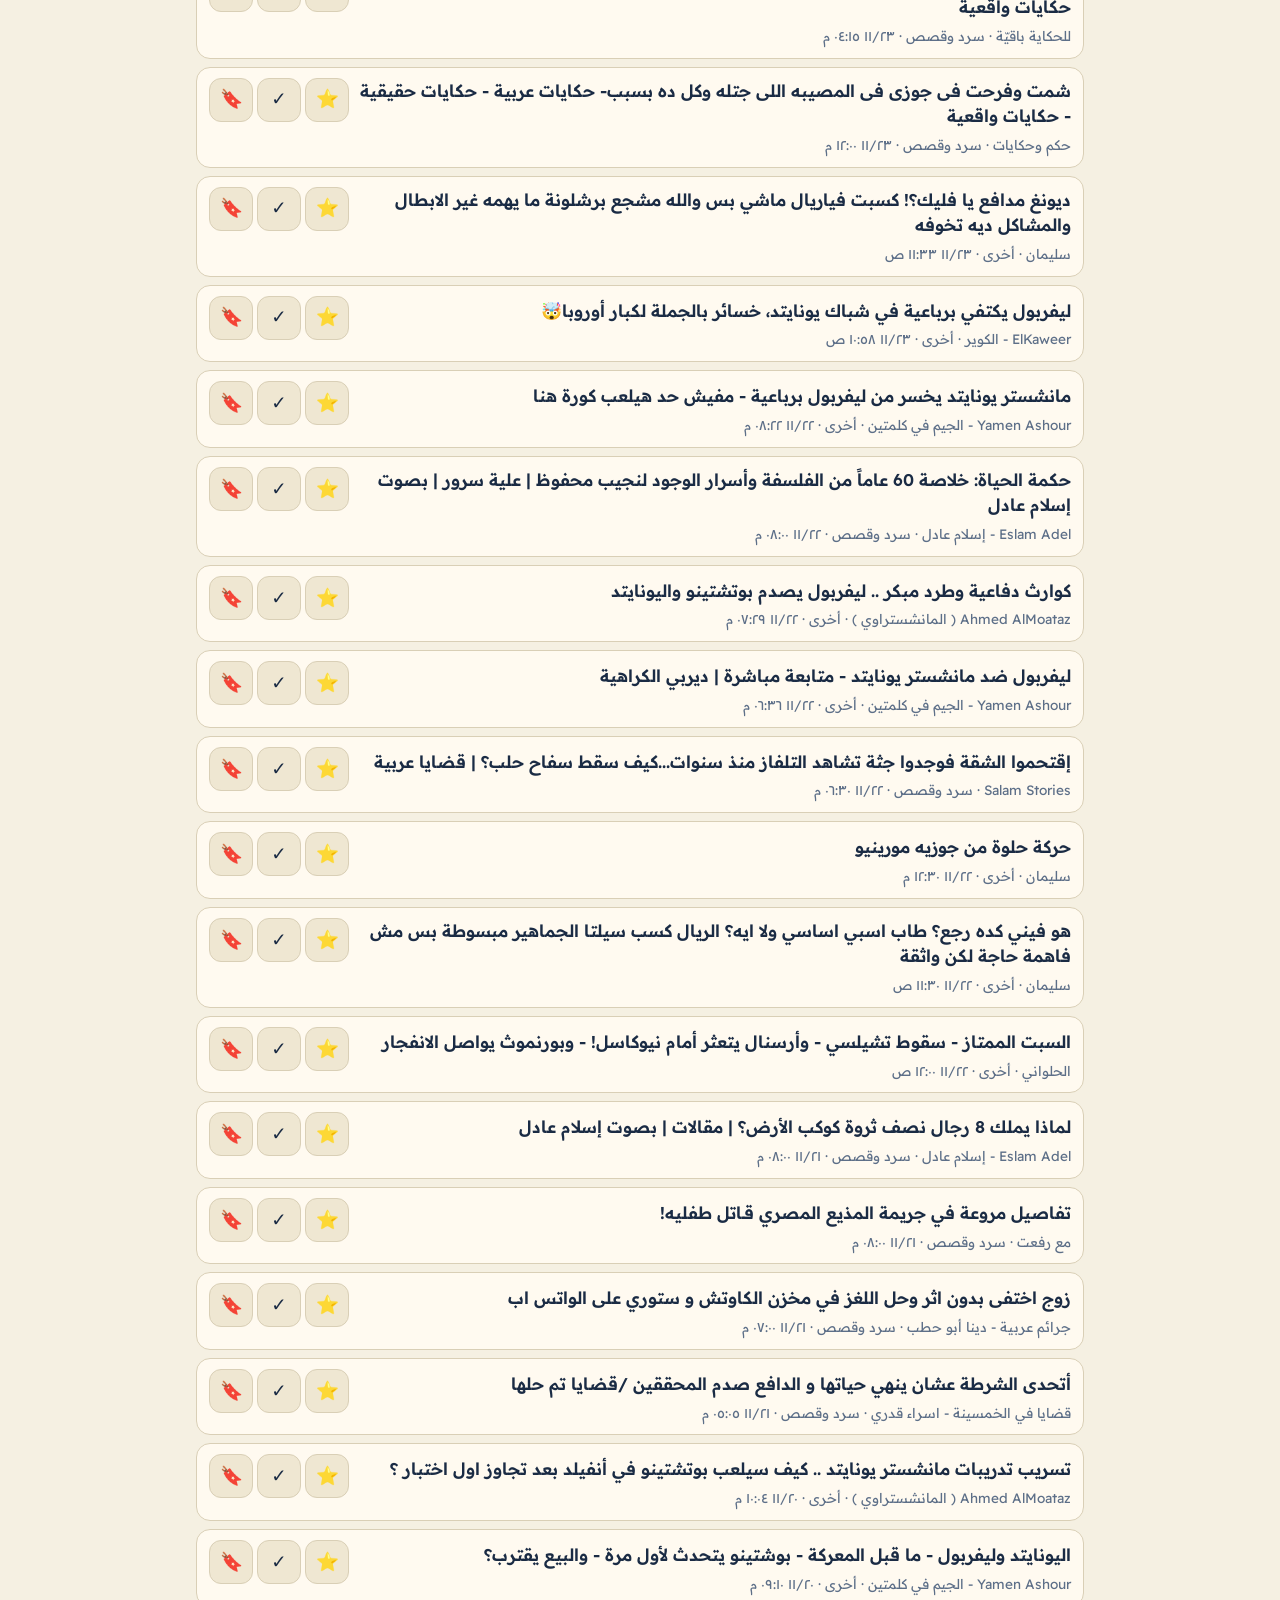
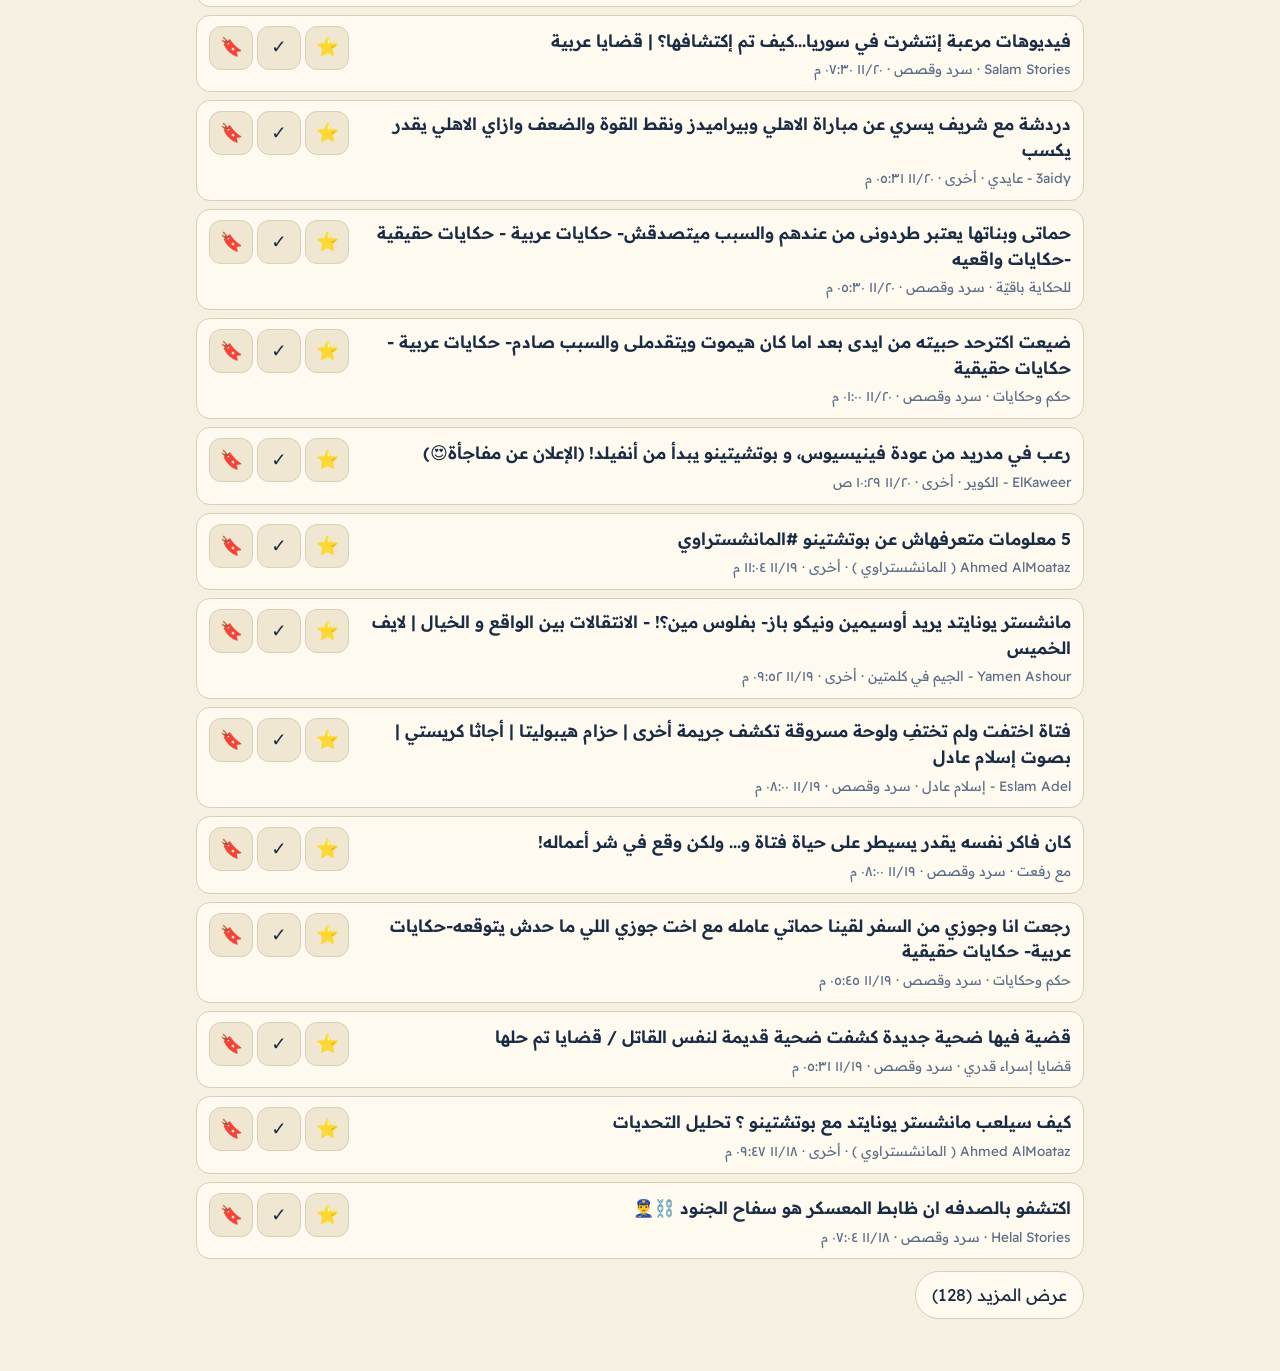
<file: discover.html>
<!doctype html>
<html lang="ar" dir="rtl">
<head>
<meta charset="utf-8">
<meta name="viewport" content="width=device-width, initial-scale=1">
<meta name="robots" content="noindex">
<title>الكشف — اتساق</title>
<link rel="preconnect" href="https://fonts.googleapis.com">
<link rel="preconnect" href="https://fonts.gstatic.com" crossorigin>
<link href="https://fonts.googleapis.com/css2?family=Readex+Pro:wght@300;400;600;700&display=swap" rel="stylesheet">
<link rel="stylesheet" href="style.css">
</head>
<body>
<header class="top"><div class="wrap">
  <a class="brand" href="admin.html" aria-label="أداة التضمين"><span class="moon" aria-hidden="true"></span><b>الكشف</b></a>
  <p class="tagline">جديد قنواتك مرتّب بالأيام، وتحوّل منه إلى اتساق ما تختاره. <a href="admin.html">أداة التضمين</a></p>
</div></header>

<main><div class="wrap" id="app" aria-live="polite"></div></main>

<script src="common.js"></script>
<script>
(function () {
  'use strict';
  var I = window.Ittisaq, el = I.el, store = I.store, CATS = I.CATS.concat([{ id: 'none', name: 'بدون تصنيف' }]);
  var app = document.getElementById('app');

  /* ---------- حالة ---------- */
  var inbox = null;           // inbox.json
  var chans = null;           // { version, channels:[{k,cat,name?}] }
  var lib = null;             // المكتبة العاملة (مسودة اتساق)
  var marks = store.get('marks', {});    // { id: { f:{s,d,v}, s:{snapshot} } }
  var prevVisit = store.get('lastVisit', 0);
  var tab = 'inbox';
  var flt = { day: '', cat: '', ch: '', mark: '', q: '' };
  var limit = 60;
  var openIds = {};
  var inboxError = '';
  var MARKS = [['s', '⭐', 'نجمة'], ['d', '✓', 'تم'], ['v', '🔖', 'محفوظ']];

  /* ---------- رسائل ---------- */
  var toast = el('div', { class: 'toast', role: 'status', 'aria-live': 'polite' });
  document.body.appendChild(toast);
  var tt = null;
  function say(t, bad) {
    clearTimeout(tt); toast.textContent = t; toast.className = 'toast show' + (bad ? ' bad' : '');
    tt = setTimeout(function () { toast.className = 'toast'; }, bad ? 7000 : 3500);
  }
  toast.addEventListener('click', function () { toast.className = 'toast'; });

  /* ---------- أدوات ---------- */
  function catName(id) { var c = CATS.filter(function (x) { return x.id === id; })[0]; return c ? c.name : 'غير مصنّف'; }
  function pad(n) { return (n < 10 ? '0' : '') + n; }
  function dayKey(iso) { var d = new Date(iso); return d.getFullYear() + '-' + pad(d.getMonth() + 1) + '-' + pad(d.getDate()); }
  function dayLabel(k) { var p = k.split('-'); return Number(p[2]) + '/' + Number(p[1]); }
  function timeLabel(iso) { try { return new Date(iso).toLocaleString('ar-EG', { hour: '2-digit', minute: '2-digit', day: 'numeric', month: 'numeric' }); } catch (e) { return iso; } }
  function ago(ms) {
    var m = Math.floor(ms / 60000);
    if (m < 60) return m + ' دقيقة';
    var h = Math.floor(m / 60); if (h < 48) return h + ' ساعة';
    return Math.floor(h / 24) + ' يوم';
  }
  function repoInfo() {
    var o = store.get('repo', '');
    if (o && /^[\w.-]+\/[\w.-]+$/.test(o)) { var p = o.split('/'); return { owner: p[0], repo: p[1], manual: true }; }
    var h = location.hostname;
    if (/\.github\.io$/.test(h)) {
      var owner = h.replace(/\.github\.io$/, '');
      var seg = location.pathname.split('/').filter(Boolean)[0];
      var repo = seg && !/\.html?$/.test(seg) ? seg : h;
      return { owner: owner, repo: repo };
    }
    return null;
  }
  function fetchJson(u) { return fetch(u, { cache: 'no-store' }).then(function (r) { if (!r.ok) throw new Error('HTTP ' + r.status); return r.json(); }); }

  /* ---------- التحميل ---------- */
  function loadInbox() {
    var ri = repoInfo();
    var tries = [];
    if (ri) tries.push('https://raw.githubusercontent.com/' + ri.owner + '/' + ri.repo + '/main/inbox.json');
    tries.push('inbox.json');
    return tries.reduce(function (p, u) {
      return p.catch(function () { return fetchJson(u); });
    }, Promise.reject(new Error('start')));
  }
  function loadChans() {
    var d = store.get('chans', null);
    if (d && Array.isArray(d.channels)) return Promise.resolve(d);
    return fetchJson('channels.json').then(function (j) { j.channels = Array.isArray(j.channels) ? j.channels : []; store.set('chans', j); return j; })
      .catch(function () { var j = { version: 1, channels: [] }; store.set('chans', j); return j; });
  }
  function init() {
    Promise.all([
      loadInbox().catch(function (e) { inboxError = 'لم أستطع قراءة inbox.json بعد (لم يشتغل الجلب التلقائي ولا مرة، أو الاتصال ضعيف).'; return null; }),
      loadChans(), I.getWorkingLib()
    ]).then(function (r) {
      inbox = r[0]; chans = r[1]; lib = r[2];
      store.set('lastVisit', Date.now());
      render();
    });
  }

  /* ---------- خرائط ---------- */
  function keyToId(k) { if (/^UC[\w-]{22}$/.test(k)) return k; var r = inbox && inbox.resolved && inbox.resolved[k]; return r ? r.id : null; }
  function idToCat() {
    var m = {}; chans.channels.forEach(function (c) { var id = keyToId(c.k); if (id) m[id] = c.cat; }); return m;
  }
  function chName(id, fallback) {
    var m = inbox && inbox.chmeta && inbox.chmeta[id];
    if (m && m.name) return m.name;
    var c = chans.channels.filter(function (x) { return keyToId(x.k) === id; })[0];
    return (c && c.name) || fallback || id;
  }
  function libIndex() {
    var m = {};
    lib.shows.forEach(function (s) { s.episodes.forEach(function (e) { e.sources.forEach(function (c) { if (c.type === 'youtube') m[c.id] = { show: s, ep: e }; }); }); });
    return m;
  }

  function allItems() {
    var cats = idToCat(), seen = {}, out = [];
    ((inbox && inbox.items) || []).forEach(function (it) {
      if (!cats[it.ch]) return;
      seen[it.id] = 1;
      out.push({ id: it.id, ch: it.ch, chName: chName(it.ch), cat: cats[it.ch], title: it.title, desc: it.desc || '', published: it.published, fetched: it.fetched });
    });
    Object.keys(marks).forEach(function (id) {
      if (seen[id]) return;
      var s = marks[id].s; if (!s) return;
      out.push({ id: id, ch: s.ch, chName: s.chName, cat: s.cat, title: s.title, desc: s.desc || '', published: s.published, fetched: s.published, kept: true });
    });
    out.sort(function (a, b) { return Date.parse(b.published) - Date.parse(a.published); });
    return out;
  }
  function hasMark(id, f) { return !!(marks[id] && marks[id].f && marks[id].f[f]); }
  function anyMark(id) { return !!(marks[id] && marks[id].f && (marks[id].f.s || marks[id].f.d || marks[id].f.v)); }

  function toggleMark(it, f) {
    var m = marks[it.id] || (marks[it.id] = { f: {}, s: null });
    m.f[f] = !m.f[f];
    if (m.f.s || m.f.d || m.f.v) m.s = { ch: it.ch, chName: it.chName, cat: it.cat, title: it.title, desc: it.desc, published: it.published };
    else delete marks[it.id];
    store.set('marks', marks);
  }

  /* ---------- الواجهة العامة ---------- */
  function render() {
    app.textContent = '';
    var tabs = el('div', { class: 'tabs', role: 'tablist' }, [['inbox', 'الوارد'], ['chans', 'القنوات (' + chans.channels.length + ')'], ['set', 'الإعدادات']].map(function (t) {
      return el('button', { class: 'btn', type: 'button', role: 'tab', 'aria-pressed': String(tab === t[0]), text: t[1], onclick: function () { tab = t[0]; render(); } });
    }));
    app.appendChild(tabs);
    app.appendChild(tab === 'inbox' ? inboxView() : tab === 'chans' ? chansView() : settingsView());
  }

  /* ---------- الوارد ---------- */
  function inboxView() {
    var box = el('div');
    if (inboxError) box.appendChild(el('div', { class: 'banner', text: inboxError }));
    if (inbox && inbox.updated) {
      var age = Date.now() - Date.parse(inbox.updated);
      var st = inbox.stats || {};
      if (age > 9 * 3600 * 1000) box.appendChild(el('div', { class: 'banner', text: 'آخر تحديث قبل ' + ago(age) + '. قد تكون الجدولة متوقفة: افتح «الإعدادات» لتشغيله يدوياً.' }));
      else box.appendChild(el('div', { class: 'okbox', text: 'آخر تحديث قبل ' + ago(age) + ' · ' + (st.items || 0) + ' فيديو · ' + (st.failed ? st.failed + ' قناة فشلت' : 'كل القنوات سليمة') }));
    }
    if (!chans.channels.length) {
      box.appendChild(el('div', { class: 'empty' }, el('p', { text: 'لا توجد قنوات بعد. أضفها من تبويب «القنوات».' })));
      return box;
    }

    var items = allItems();
    var idx = libIndex();

    // مرشحات (بدون اليوم)
    function pass(it, ignoreDay) {
      if (!ignoreDay && flt.day && dayKey(it.published) !== flt.day) return false;
      if (flt.cat && it.cat !== flt.cat) return false;
      if (flt.ch && it.ch !== flt.ch) return false;
      if (flt.q && (it.title + ' ' + it.chName).toLowerCase().indexOf(flt.q.toLowerCase()) < 0) return false;
      if (flt.mark === 'none' && anyMark(it.id)) return false;
      if (flt.mark === 'any' && !anyMark(it.id)) return false;
      if (['s', 'd', 'v'].indexOf(flt.mark) >= 0 && !hasMark(it.id, flt.mark)) return false;
      return true;
    }

    // شريط الأيام
    var counts = {}, days = [];
    items.forEach(function (it) { if (!pass(it, true)) return; var k = dayKey(it.published); if (!counts[k]) { counts[k] = 0; days.push(k); } counts[k]++; });
    days.sort().reverse();
    var chips = el('div', { class: 'chips-row' },
      el('button', { class: 'btn', type: 'button', 'aria-pressed': String(!flt.day), text: 'كل الأيام', onclick: function () { flt.day = ''; limit = 60; render(); } }),
      days.slice(0, 31).map(function (k) {
        return el('button', { class: 'btn', type: 'button', 'aria-pressed': String(flt.day === k), text: dayLabel(k) + ' (' + counts[k] + ')', onclick: function () { flt.day = k; limit = 60; render(); } });
      }));
    box.appendChild(chips);

    // حقول التصفية
    var selCat = el('select', { 'aria-label': 'التصنيف' }, el('option', { value: '', text: 'كل التصنيفات' }), CATS.map(function (c) { return el('option', { value: c.id, text: c.name }); }));
    selCat.value = flt.cat;
    selCat.addEventListener('change', function () { flt.cat = selCat.value; flt.ch = ''; limit = 60; render(); });

    var chIds = {}, chList = [];
    chans.channels.forEach(function (c) { var id = keyToId(c.k); if (id && (!flt.cat || c.cat === flt.cat) && !chIds[id]) { chIds[id] = 1; chList.push({ id: id, n: chName(id, c.name || c.k) }); } });
    chList.sort(function (a, b) { return a.n.localeCompare(b.n, 'ar'); });
    var selCh = el('select', { 'aria-label': 'القناة' }, el('option', { value: '', text: 'كل القنوات' }), chList.map(function (c) { return el('option', { value: c.id, text: c.n }); }));
    selCh.value = flt.ch;
    selCh.addEventListener('change', function () { flt.ch = selCh.value; limit = 60; render(); });

    var selMk = el('select', { 'aria-label': 'العلامة' },
      el('option', { value: '', text: 'كل العلامات' }), el('option', { value: 's', text: '⭐ نجمة' }), el('option', { value: 'd', text: '✓ تم' }),
      el('option', { value: 'v', text: '🔖 محفوظ' }), el('option', { value: 'any', text: 'أي علامة' }), el('option', { value: 'none', text: 'بدون علامة' }));
    selMk.value = flt.mark;
    selMk.addEventListener('change', function () { flt.mark = selMk.value; limit = 60; render(); });

    var q = el('input', { type: 'text', placeholder: 'بحث في العناوين وأسماء القنوات', 'aria-label': 'بحث', value: flt.q });
    q.addEventListener('change', function () { flt.q = q.value.trim(); limit = 60; render(); });

    box.appendChild(el('div', { class: 'filters' }, selCat, selCh, selMk, el('span'), el('div', { class: 'full' }, q)));

    // القائمة
    var list = items.filter(function (it) { return pass(it, false); });
    var newCount = list.filter(function (it) { return !it.kept && prevVisit && Date.parse(it.fetched) > prevVisit; }).length;
    box.appendChild(el('p', { class: 'hint', text: list.length + ' فيديو' + (newCount ? ' · ' + newCount + ' جديد منذ آخر زيارة' : '') }));
    var ul = el('ul', { class: 'items' });
    list.slice(0, limit).forEach(function (it) { ul.appendChild(itemView(it, idx)); });
    box.appendChild(ul);
    if (list.length > limit) box.appendChild(el('div', { class: 'tools' }, el('button', { class: 'btn', type: 'button', text: 'عرض المزيد (' + (list.length - limit) + ')', onclick: function () { limit += 60; render(); } })));
    if (!list.length) box.appendChild(el('div', { class: 'empty', text: 'لا توجد فيديوهات بهذه المرشحات.' }));
    return box;
  }

  function itemView(it, idx) {
    var isNew = !it.kept && prevVisit && Date.parse(it.fetched) > prevVisit;
    var inLib = idx[it.id];
    var open = !!openIds[it.id];
    var li = el('li', { class: 'item' + (open ? ' open' : '') });
    var ttl = el('button', { class: 'ttl', type: 'button', 'aria-expanded': String(open), text: it.title || '(بلا عنوان)', onclick: function () { if (openIds[it.id]) delete openIds[it.id]; else openIds[it.id] = 1; render(); } });
    var marksEl = el('div', { class: 'marks' }, MARKS.map(function (m) {
      return el('button', { class: 'mk', type: 'button', 'aria-label': m[2], title: m[2], 'aria-pressed': String(hasMark(it.id, m[0])), text: m[1], onclick: function () { toggleMark(it, m[0]); render(); } });
    }));
    var meta = el('div', { class: 'meta' }, it.chName + ' · ' + catName(it.cat) + ' · ' + timeLabel(it.published),
      isNew ? el('span', { class: 'tag', text: 'جديد' }) : null,
      inLib ? el('span', { class: 'tag', text: 'في اتساق' }) : null,
      it.kept ? el('span', { class: 'tag', text: 'محفوظ بعلامتك' }) : null);
    li.appendChild(el('div', { class: 'head' }, el('div', { style: 'flex:1' }, ttl, meta), marksEl));
    if (open) li.appendChild(detailView(it, inLib));
    return li;
  }

  function detailView(it, inLib) {
    var d = el('div', { class: 'detail' });
    var link = 'https://www.youtube.com/watch?v=' + it.id;
    d.appendChild(el('p', { dir: 'ltr', style: 'word-break:break-all' }, el('a', { href: link, target: '_blank', rel: 'noopener noreferrer', text: link })));

    var pv = el('div'); var pvOn = false;
    d.appendChild(el('div', { class: 'tools' },
      el('button', { class: 'btn', type: 'button', text: 'معاينة بالمشغّل الرسمي', onclick: function () {
        pvOn = !pvOn; pv.textContent = '';
        if (pvOn) pv.appendChild(el('div', { class: 'frame' }, el('iframe', { src: 'https://www.youtube.com/embed/' + encodeURIComponent(it.id) + '?rel=0&playsinline=1', title: it.title, allow: 'accelerometer; encrypted-media; gyroscope; picture-in-picture; fullscreen', allowfullscreen: true, referrerpolicy: 'strict-origin-when-cross-origin' })));
      } })));
    d.appendChild(pv);

    if (inLib) d.appendChild(el('p', { class: 'okbox', text: 'موجود في اتساق: «' + inLib.show.title + '» الحلقة ' + inLib.ep.n + '.' }));

    // تحويل إلى اتساق
    var selShow = el('select', { id: 'cs' + it.id }, lib.shows.map(function (s) { return el('option', { value: s.id, text: s.title }); }), el('option', { value: '__new', text: '＋ عمل جديد…' }));
    var nwTitle = el('input', { type: 'text', placeholder: 'اسم العمل الجديد', maxlength: '120' });
    var nwKind = el('select', null, I.KIND_ORDER.map(function (k) { return el('option', { value: k, text: I.KIND_ONE[k] }); }));
    var nwBox = el('div', { class: 'grid2', hidden: true }, nwTitle, nwKind);
    var num = el('input', { type: 'number', min: '0', step: '1', inputmode: 'numeric' });
    var title = el('input', { type: 'text', maxlength: '160', value: it.title });
    var desc = el('textarea', { maxlength: '600' }); desc.value = it.desc;
    function nextN(s) { return s.episodes.reduce(function (m, e) { return Math.max(m, Number(e.n) || 0); }, 0) + 1; }
    function cur() { return lib.shows.filter(function (s) { return s.id === selShow.value; })[0]; }
    function sync() { var isNew = selShow.value === '__new'; nwBox.hidden = !isNew; num.value = String(isNew ? 1 : (cur() ? nextN(cur()) : 1)); }
    var last = store.get('lastShow', null);
    if (lib.shows.some(function (s) { return s.id === last; })) selShow.value = last; else if (!lib.shows.length) selShow.value = '__new';
    selShow.addEventListener('change', sync); sync();

    d.appendChild(el('h2', { style: 'font-size:1.05rem;margin:14px 0 4px', text: 'تحويل إلى اتساق' }));
    d.appendChild(el('label', { for: 'cs' + it.id, text: 'العمل' })); d.appendChild(selShow); d.appendChild(nwBox);
    d.appendChild(el('label', { text: 'رقم الحلقة' })); d.appendChild(num);
    d.appendChild(el('label', { text: 'عنوان الحلقة (عدّله بصياغتك أو اتركه)' })); d.appendChild(title);
    d.appendChild(el('label', { text: 'الوصف (اختياري)' })); d.appendChild(desc);
    d.appendChild(el('div', { class: 'tools' }, el('button', { class: 'btn primary', type: 'button', text: 'إضافة إلى اتساق', onclick: function () {
      var s;
      if (selShow.value === '__new') {
        var nt = nwTitle.value.trim(); if (!nt) { say('اكتب اسم العمل الجديد.', true); return; }
        s = { id: 's' + Date.now().toString(36) + Math.floor(Math.random() * 1296).toString(36), title: nt, kind: nwKind.value, status: 'ongoing', desc: '', episodes: [] };
        lib.shows.push(s);
      } else s = cur();
      var n = Number(num.value);
      if (!isFinite(n) || num.value === '' || n < 0) { say('رقم الحلقة غير صالح.', true); return; }
      if (s.episodes.some(function (e) { return Number(e.n) === n; })) { say('رقم الحلقة ' + n + ' مستخدم بالفعل في هذا العمل.', true); return; }
      if (libIndex()[it.id]) { say('هذا الفيديو موجود بالفعل في اتساق.', true); return; }
      s.episodes.push({ n: n, title: title.value.trim(), desc: desc.value.trim(), sources: [{ type: 'youtube', id: it.id }], checkedAt: new Date().toISOString().slice(0, 10) });
      store.set('draft', lib); store.set('lastShow', s.id);
      say('أُضيف إلى «' + s.title + '» حلقة ' + n + '. لا تنس تنزيل library.json من أداة التضمين.');
      render();
    } })));
    return d;
  }

  /* ---------- القنوات ---------- */
  function csvFields(line) {
    var out = [], cur = '', q = false;
    for (var i = 0; i < line.length; i++) {
      var ch = line[i];
      if (q) { if (ch === '"') { if (line[i + 1] === '"') { cur += '"'; i++; } else q = false; } else cur += ch; }
      else if (ch === '"') q = true;
      else if (ch === ',') { out.push(cur); cur = ''; }
      else cur += ch;
    }
    out.push(cur); return out;
  }
  function parseLine(line) {
    line = line.trim(); if (!line) return null;
    var name = '', f = line.indexOf(',') > -1 ? csvFields(line) : [line];
    if (f.length > 1) {
      // ملف Takeout: المعرّف، الرابط، الاسم (الاسم هو الحقل الأخير غير الرابط)
      var last = (f[f.length - 1] || '').trim();
      if (!/^(https?:|UC[\w-]{22}$)/.test(last)) name = last;
    }
    var m = line.match(/UC[\w-]{22}/);
    if (m) return { k: m[0], name: name };
    var h = line.match(/@[^\s/?,]+/);
    if (h) return { k: h[0], name: '' };
    var u = line.match(/https?:\/\/(?:www\.|m\.)?youtube\.com\/(?:c|user)\/[^\s/?,]+/);
    if (u) return { k: u[0], name: '' };
    return null;
  }
  function saveChans() { store.set('chans', chans); }

  // يضيف نصاً (سطور) إلى التصنيف المختار ويعيد ملخصاً
  function addFromText(text, cat) {
    var have = {}; chans.channels.forEach(function (c) { have[c.k] = 1; });
    var added = 0, dup = 0, bad = 0, badLines = [];
    text.split(/\r?\n/).forEach(function (line) {
      if (!line.trim()) return;
      if (/^\s*(channel[ _]?id|"?channel)/i.test(line)) return; // سطر العناوين في ملف Takeout
      var p = parseLine(line);
      if (!p) { bad++; badLines.push(line.trim().slice(0, 60)); return; }
      if (have[p.k]) { dup++; return; }
      have[p.k] = 1; added++;
      chans.channels.push({ k: p.k, cat: cat, name: p.name || undefined });
    });
    if (added) saveChans();
    return { added: added, dup: dup, bad: bad, badLines: badLines };
  }
  function summary(r) {
    return 'أُضيفت ' + r.added + ' قناة' + (r.dup ? '، ' + r.dup + ' مكررة' : '') + (r.bad ? '، ' + r.bad + ' سطر غير مفهوم (' + r.badLines.slice(0, 5).join(' | ') + (r.bad > 5 ? ' …' : '') + ')' : '') + (r.added ? '. للتفعيل نزّل channels.json وارفعه (الإعدادات).' : '.');
  }

  var chQ = '', picked = {};
  function chInfo(x) {
    var id = keyToId(x.k), meta = id && inbox && inbox.chmeta && inbox.chmeta[id];
    var name = (meta && meta.name) || x.name || '';
    var handle = (meta && meta.handle) || (/^@/.test(x.k) ? x.k : '');
    return { id: id, meta: meta, name: name, handle: handle };
  }
  function chansView() {
    var box = el('div');
    var addCat = el('select', { id: 'addCat' }, CATS.map(function (c) { return el('option', { value: c.id, text: c.name + (c.id === 'none' ? ' (أفرزها لاحقاً)' : '') }); }));
    addCat.value = store.get('addCat', 'none');
    var ta = el('textarea', { id: 'addTa', dir: 'ltr', style: 'min-height:120px', placeholder: '@اسم_القناة\nhttps://www.youtube.com/@اسم\nhttps://www.youtube.com/channel/UC…' });
    var csv = el('input', { type: 'file', accept: '.csv,text/csv,text/plain', class: 'sr', id: 'impCsv' });
    csv.addEventListener('change', function () {
      var f = csv.files[0]; if (!f) return;
      var rd = new FileReader();
      rd.onload = function () {
        var r = addFromText(String(rd.result || ''), addCat.value);
        store.set('addCat', addCat.value); csv.value = ''; render(); say(summary(r), !r.added);
      };
      rd.readAsText(f);
    });
    box.appendChild(el('section', { class: 'panel' },
      el('h2', { text: 'إضافة قنوات (' + chans.channels.length + ' قناة الآن)' }),
      el('label', { for: 'addCat', text: 'ضعها في تصنيف' }), addCat,
      el('p', { class: 'hint', text: 'لو عندك قنوات كثيرة مختلطة اختر «بدون تصنيف» ثم وزّعها بعد الرفع (تحديد عدة قنوات ونقلها دفعة واحدة، في الأسفل).' }),
      el('h3', { style: 'font-size:1rem;margin:10px 0 4px', text: 'الطريقة 1: رفع ملف اشتراكاتك' }),
      el('div', { class: 'tools' }, el('label', { class: 'btn primary', for: 'impCsv', text: 'اختيار ملف subscriptions.csv' }), csv),
      el('p', { class: 'hint', text: 'الملف الذي نزّلته من Google Takeout (أو أي ملف نصي فيه روابط/معرّفات قنوات، سطر لكل قناة).' }),
      el('h3', { style: 'font-size:1rem;margin:10px 0 4px', text: 'الطريقة 2: لصق قنوات' }),
      el('label', { for: 'addTa', text: 'ألصق قنوات، كل قناة في سطر' }), ta,
      el('div', { class: 'tools' }, el('button', { class: 'btn primary', type: 'button', text: 'إضافة', onclick: function () {
        var r = addFromText(ta.value, addCat.value);
        store.set('addCat', addCat.value); ta.value = ''; render(); say(summary(r), !r.added);
      } }))));

    var search = el('input', { type: 'text', placeholder: 'ابحث باسم القناة أو @اسم المستخدم', 'aria-label': 'بحث في القنوات', value: chQ });
    search.addEventListener('change', function () { chQ = search.value.trim(); render(); });
    box.appendChild(el('div', { class: 'filters' }, el('div', { class: 'full' }, search)));

    // شريط النقل الجماعي
    var nPick = Object.keys(picked).length;
    var bulkCat = el('select', { 'aria-label': 'نقل المحدد إلى' }, CATS.filter(function (c) { return c.id !== 'none'; }).map(function (c) { return el('option', { value: c.id, text: c.name }); }));
    box.appendChild(el('section', { class: 'panel' },
      el('h2', { text: 'نقل جماعي' + (nPick ? ' (' + nPick + ' محددة)' : '') }),
      el('p', { class: 'hint', text: 'حدّد القنوات بالمربعات (أو «تحديد الظاهر» بعد البحث) ثم اختر التصنيف.' }),
      bulkCat,
      el('div', { class: 'tools' },
        el('button', { class: 'btn primary', type: 'button', text: 'نقل المحدد', onclick: function () {
          var n = 0; chans.channels.forEach(function (x) { if (picked[x.k]) { x.cat = bulkCat.value; n++; } });
          if (!n) { say('لم تحدد شيئاً.', true); return; }
          picked = {}; saveChans(); render(); say('نُقلت ' + n + ' قناة.');
        } }),
        el('button', { class: 'btn', type: 'button', text: 'إلغاء التحديد', onclick: function () { picked = {}; render(); } }))));

    var order = [CATS[CATS.length - 1]].concat(CATS.slice(0, CATS.length - 1)); // «بدون تصنيف» أولاً
    var q = chQ.toLowerCase();
    order.forEach(function (c) {
      var list = chans.channels.filter(function (x) { return x.cat === c.id; });
      if (q) list = list.filter(function (x) { var i = chInfo(x); return (i.name + ' ' + i.handle + ' ' + x.k).toLowerCase().indexOf(q) >= 0; });
      if (!list.length) return;
      var det = el('details', { class: 'help' }, el('summary', { text: c.name + ' (' + list.length + ')' }));
      if (q || (c.id === 'none')) det.setAttribute('open', '');
      det.appendChild(el('div', { class: 'tools' }, el('button', { class: 'btn', type: 'button', text: 'تحديد الظاهر هنا', onclick: function () { list.forEach(function (x) { picked[x.k] = 1; }); render(); } })));
      list.forEach(function (x) {
        var i = chInfo(x), status = '', rr = inbox && inbox.resolved && inbox.resolved[x.k], mism = !!(rr && rr.mismatch);
        if (!i.id) { var ur = inbox && inbox.unresolved && inbox.unresolved[x.k]; status = ur ? 'تعذّر حلّ المعرّف: ' + ur : 'بانتظار أول تحديث'; }
        else if (i.meta && i.meta.err) status = 'فشل الجلب: ' + i.meta.err;
        var cb = el('input', { type: 'checkbox', 'aria-label': 'تحديد', style: 'width:22px;height:22px;flex:none' });
        cb.checked = !!picked[x.k];
        cb.addEventListener('change', function () { if (cb.checked) picked[x.k] = 1; else delete picked[x.k]; render(); });
        var mv = el('select', { 'aria-label': 'نقل إلى تصنيف' }, CATS.map(function (cc) { return el('option', { value: cc.id, text: cc.name }); }));
        mv.value = x.cat;
        mv.addEventListener('change', function () { x.cat = mv.value; saveChans(); render(); say('تم النقل.'); });
        det.appendChild(el('div', { class: 'row-line' },
          cb,
          el('div', { style: 'flex:1;min-width:150px' },
            el('div', { text: i.name || (i.handle ? i.handle : x.k) }),
            i.handle ? el('div', { class: 'hint', dir: 'ltr', style: 'text-align:right', text: i.handle }) : (i.name ? el('div', { class: 'hint', text: 'اسم المستخدم يظهر بعد التحديث التالي' }) : null),
            (x.k.toLowerCase() !== (i.handle || '').toLowerCase() && !/^UC[\w-]{22}$/.test(x.k)) ? el('div', { class: 'hint', style: 'opacity:.7;font-size:.75rem' }, 'أنت كتبت: ', el('span', { dir: 'ltr', text: x.k })) : null,
            mism ? el('div', { class: 'err' }, 'تنبيه: ما كتبته يختلف عن اسم القناة الفعلي. تأكد أنها القناة المقصودة ', el('a', { href: 'https://www.youtube.com/channel/' + i.id, target: '_blank', rel: 'noopener', text: 'افتحها' }), ' وإلا احذفها وأضفها برابطها.') : null,
            status ? el('div', { class: 'err', text: status }) : null),
          mv,
          el('button', { class: 'btn danger', type: 'button', text: 'حذف', onclick: function () {
            if (!confirm('حذف هذه القناة من القائمة؟')) return;
            delete picked[x.k];
            chans.channels = chans.channels.filter(function (y) { return y !== x; }); saveChans(); render();
          } })));
      });
      box.appendChild(det);
    });
    if (!chans.channels.length) box.appendChild(el('p', { class: 'hint', text: 'لا توجد قنوات بعد.' }));
    return box;
  }

  /* ---------- الإعدادات ---------- */
  function download(name, text, type) {
    var blob = new Blob([text], { type: type || 'application/json' });
    var a = el('a', { href: URL.createObjectURL(blob), download: name });
    document.body.appendChild(a); a.click(); a.remove();
  }
  function settingsView() {
    var box = el('div');
    var ri = repoInfo();

    box.appendChild(el('section', { class: 'panel' },
      el('h2', { text: 'تفعيل قائمة القنوات' }),
      el('p', { text: 'القنوات التي تضيفها هنا تُحفظ في متصفحك. لكي يجلب الجدول التلقائي جديدها، نزّل الملف وارفعه إلى مشروعك على GitHub بدل channels.json القديم.' }),
      el('div', { class: 'tools' },
        el('button', { class: 'btn primary', type: 'button', text: 'تنزيل channels.json', onclick: function () { download('channels.json', JSON.stringify(chans, null, 1)); say('تم التنزيل.'); } }),
        el('button', { class: 'btn', type: 'button', text: 'نسخ المحتوى', onclick: function () {
          var t = JSON.stringify(chans, null, 1);
          if (navigator.clipboard && navigator.clipboard.writeText) navigator.clipboard.writeText(t).then(function () { say('تم النسخ.'); }, function () { say('تعذّر النسخ.', true); });
          else say('المتصفح لا يسمح بالنسخ، استخدم التنزيل.', true);
        } }),
        el('button', { class: 'btn danger', type: 'button', text: 'العودة لقائمة GitHub', onclick: function () {
          if (!confirm('ستُمسح تعديلاتك غير المرفوعة على القنوات. متأكد؟')) return;
          store.remove('chans'); loadChans().then(function (c) { chans = c; render(); say('تم.'); });
        } }))));

    var runUrl = ri ? 'https://github.com/' + ri.owner + '/' + ri.repo + '/actions/workflows/fetch.yml' : '';
    var repoIn = el('input', { type: 'text', dir: 'ltr', placeholder: 'irtikaz2020/ittisaq', value: store.get('repo', '') });
    box.appendChild(el('section', { class: 'panel' },
      el('h2', { text: 'التحديث' }),
      inbox && inbox.updated ? el('p', { text: 'آخر تحديث: ' + timeLabel(inbox.updated) + ' (قبل ' + ago(Date.now() - Date.parse(inbox.updated)) + '). المحفوظ يوماً بيوم لمدة ' + (inbox.retentionDays || 30) + ' يوماً.' }) : el('p', { text: 'لم يحدث تحديث بعد.' }),
      runUrl ? el('div', { class: 'tools' }, el('a', { class: 'btn primary', href: runUrl, target: '_blank', rel: 'noopener', text: 'تشغيل التحديث الآن على GitHub' })) : null,
      el('p', { class: 'hint', text: 'في صفحة GitHub اضغط «Run workflow». ويعمل الجدول وحده كل 3 ساعات تقريباً.' }),
      el('label', { text: 'مشروعك على GitHub (للقراءة من خارج github.io فقط)' }), repoIn,
      el('div', { class: 'tools' }, el('button', { class: 'btn', type: 'button', text: 'حفظ', onclick: function () { store.set('repo', repoIn.value.trim()); say('تم الحفظ.'); } }))));

    // مشاكل القنوات
    var errs = [];
    if (inbox && inbox.chmeta) Object.keys(inbox.chmeta).forEach(function (id) { var m = inbox.chmeta[id]; if (m.err) errs.push(chName(id) + ': ' + m.err); });
    if (inbox && inbox.unresolved) Object.keys(inbox.unresolved).forEach(function (k) { errs.push(k + ': ' + inbox.unresolved[k]); });
    box.appendChild(el('section', { class: 'panel' },
      el('h2', { text: 'قنوات بها مشاكل (' + errs.length + ')' }),
      errs.length ? el('ul', { class: 'list' }, errs.slice(0, 50).map(function (e) { return el('li', { class: 'err', text: e }); })) : el('p', { class: 'hint', text: 'لا توجد مشاكل مسجّلة.' }),
      errs.length > 50 ? el('p', { class: 'hint', text: 'والمزيد (أول 50 فقط).' }) : null));

    // نسخة احتياطية للعلامات
    var nMarks = Object.keys(marks).length;
    var file = el('input', { type: 'file', accept: 'application/json,.json', class: 'sr', id: 'imp' });
    file.addEventListener('change', function () {
      var f = file.files[0]; if (!f) return;
      var r = new FileReader();
      r.onload = function () {
        try {
          var j = JSON.parse(r.result);
          if (!j || j.app !== 'ittisaq-discover') throw new Error('bad');
          if (!confirm('سيُستبدل ما عندك بمحتوى الملف (العلامات والقنوات). متأكد؟')) return;
          marks = j.marks || {}; store.set('marks', marks);
          if (j.chans && Array.isArray(j.chans.channels)) { chans = j.chans; saveChans(); }
          render(); say('تم الاسترجاع.');
        } catch (e) { say('هذا الملف ليس نسخة احتياطية من الكشف.', true); }
      };
      r.readAsText(f);
    });
    box.appendChild(el('section', { class: 'panel' },
      el('h2', { text: 'نسخة احتياطية (' + nMarks + ' فيديو معلَّم)' }),
      el('p', { text: 'علاماتك (⭐ ✓ 🔖) محفوظة في متصفحك فقط، ولا تُمسح مع تنظيف الوارد، لكنها تضيع لو مسحت بيانات المتصفح. احفظ نسخة منها من وقت لآخر.' }),
      el('div', { class: 'tools' },
        el('button', { class: 'btn primary', type: 'button', text: 'حفظ نسخة احتياطية', onclick: function () { download('ittisaq-discover-backup.json', JSON.stringify({ app: 'ittisaq-discover', version: 1, marks: marks, chans: chans }, null, 1)); store.set('lastBackup', Date.now()); say('تم تجهيز الملف.'); } }),
        el('label', { class: 'btn', for: 'imp', text: 'استرجاع نسخة' }), file)));
    return box;
  }

  init();
})();
</script>
</body>
</html>
</file>
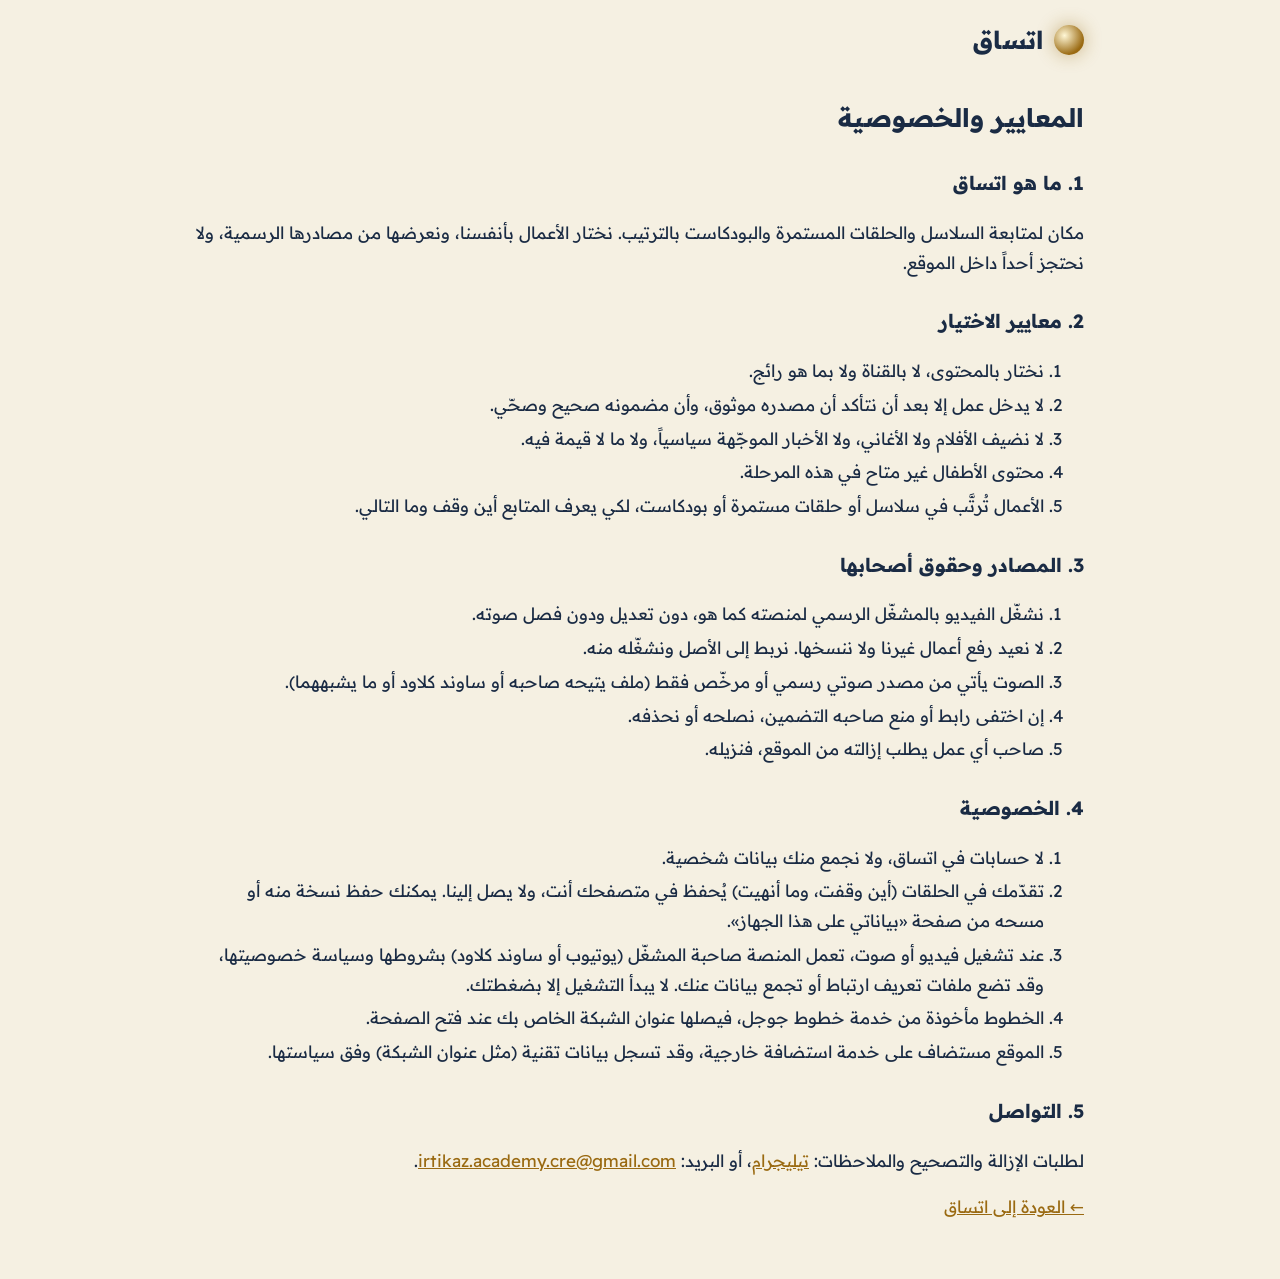
<file: standards.html>
<!doctype html>
<html lang="ar" dir="rtl">
<head>
<meta charset="utf-8">
<meta name="viewport" content="width=device-width, initial-scale=1">
<title>المعايير والخصوصية — اتساق</title>
<link rel="preconnect" href="https://fonts.googleapis.com">
<link rel="preconnect" href="https://fonts.gstatic.com" crossorigin>
<link href="https://fonts.googleapis.com/css2?family=Readex+Pro:wght@300;400;600;700&display=swap" rel="stylesheet">
<link rel="stylesheet" href="style.css">
</head>
<body>
<!-- مسودة أولى كتبها Claude من قراراتك المعلنة. راجعها وعدّلها بقلمك قبل الإطلاق. موضع وسيلة التواصل في القسم 5. -->
<header class="top"><div class="wrap">
  <a class="brand" href="index.html" aria-label="اتساق"><span class="moon" aria-hidden="true"></span><b>اتساق</b></a>
</div></header>

<main><div class="wrap prose">
  <h1>المعايير والخصوصية</h1>

  <h2>1. ما هو اتساق</h2>
  <p>مكان لمتابعة السلاسل والحلقات المستمرة والبودكاست بالترتيب. نختار الأعمال بأنفسنا، ونعرضها من مصادرها الرسمية، ولا نحتجز أحداً داخل الموقع.</p>

  <h2>2. معايير الاختيار</h2>
  <ol>
    <li>نختار بالمحتوى، لا بالقناة ولا بما هو رائج.</li>
    <li>لا يدخل عمل إلا بعد أن نتأكد أن مصدره موثوق، وأن مضمونه صحيح وصحّي.</li>
    <li>لا نضيف الأفلام ولا الأغاني، ولا الأخبار الموجّهة سياسياً، ولا ما لا قيمة فيه.</li>
    <li>محتوى الأطفال غير متاح في هذه المرحلة.</li>
    <li>الأعمال تُرتَّب في سلاسل أو حلقات مستمرة أو بودكاست، لكي يعرف المتابع أين وقف وما التالي.</li>
  </ol>

  <h2>3. المصادر وحقوق أصحابها</h2>
  <ol>
    <li>نشغّل الفيديو بالمشغّل الرسمي لمنصته كما هو، دون تعديل ودون فصل صوته.</li>
    <li>لا نعيد رفع أعمال غيرنا ولا ننسخها. نربط إلى الأصل ونشغّله منه.</li>
    <li>الصوت يأتي من مصدر صوتي رسمي أو مرخّص فقط (ملف يتيحه صاحبه أو ساوند كلاود أو ما يشبههما).</li>
    <li>إن اختفى رابط أو منع صاحبه التضمين، نصلحه أو نحذفه.</li>
    <li>صاحب أي عمل يطلب إزالته من الموقع، فنزيله.</li>
  </ol>

  <h2>4. الخصوصية</h2>
  <ol>
    <li>لا حسابات في اتساق، ولا نجمع منك بيانات شخصية.</li>
    <li>تقدّمك في الحلقات (أين وقفت، وما أنهيت) يُحفظ في متصفحك أنت، ولا يصل إلينا. يمكنك حفظ نسخة منه أو مسحه من صفحة «بياناتي على هذا الجهاز».</li>
    <li>عند تشغيل فيديو أو صوت، تعمل المنصة صاحبة المشغّل (يوتيوب أو ساوند كلاود) بشروطها وسياسة خصوصيتها، وقد تضع ملفات تعريف ارتباط أو تجمع بيانات عنك. لا يبدأ التشغيل إلا بضغطتك.</li>
    <li>الخطوط مأخوذة من خدمة خطوط جوجل، فيصلها عنوان الشبكة الخاص بك عند فتح الصفحة.</li>
    <li>الموقع مستضاف على خدمة استضافة خارجية، وقد تسجل بيانات تقنية (مثل عنوان الشبكة) وفق سياستها.</li>
  </ol>

  <h2>5. التواصل</h2>
  <p>لطلبات الإزالة والتصحيح والملاحظات: <a href="https://t.me/irtikaz?direct" rel="noopener">تيليجرام</a>، أو البريد: <a href="mailto:irtikaz.academy.cre@gmail.com">irtikaz.academy.cre@gmail.com</a>.</p>

  <p><a href="index.html">← العودة إلى اتساق</a></p>
</div></main>
</body>
</html>
</file>
<file: style.css>
/* اتساق — هوية: ليل هادئ وقمر مكتمل */
:root {
  --bg: #0e1828;
  --surface: #15233a;
  --surface-2: #1b2d49;
  --ink: #f2ecd9;
  --muted: #9db0c9;
  --line: #28405f;
  --accent: #e7c873;
  --accent-ink: #1a1405;
  --danger: #ff9b8a;
  --radius: 14px;
  --font: "Readex Pro", "Cairo", "Noto Naskh Arabic", system-ui, -apple-system, "Segoe UI", sans-serif;
}
@media (prefers-color-scheme: light) {
  :root:not([data-theme="dark"]) {
    --bg: #f5f0e2;
    --surface: #fffaf0;
    --surface-2: #efe7d2;
    --ink: #1a2b44;
    --muted: #5d6f88;
    --line: #d9cfb6;
    --accent: #9a6a12;
    --accent-ink: #fffaf0;
    --danger: #b3382a;
  }
}
:root[data-theme="light"] {
  --bg: #f5f0e2; --surface: #fffaf0; --surface-2: #efe7d2; --ink: #1a2b44;
  --muted: #5d6f88; --line: #d9cfb6; --accent: #9a6a12; --accent-ink: #fffaf0; --danger: #b3382a;
}

* { box-sizing: border-box; }
html { -webkit-text-size-adjust: 100%; }
body {
  margin: 0;
  background: var(--bg);
  color: var(--ink);
  font-family: var(--font);
  line-height: 1.75;
  font-size: 17px;
  min-height: 100vh;
  display: flex;
  flex-direction: column;
}
a { color: var(--accent); }
button, input, select, textarea { font: inherit; color: inherit; }
:focus-visible { outline: 3px solid var(--accent); outline-offset: 2px; }

.wrap { width: 100%; max-width: 920px; margin-inline: auto; padding-inline: 16px; }
main { flex: 1; padding-block: 8px 40px; }

/* الرأس */
.top { padding-block: 18px 6px; }
.brand { display: inline-flex; align-items: center; gap: 10px; text-decoration: none; color: var(--ink); }
.brand .moon {
  width: 30px; height: 30px; border-radius: 50%;
  background: radial-gradient(circle at 35% 35%, #fff7d6, var(--accent) 70%);
  box-shadow: 0 0 18px color-mix(in srgb, var(--accent) 45%, transparent);
}
.brand b { font-size: 1.55rem; letter-spacing: .02em; }
.tagline { color: var(--muted); margin: 2px 0 0; font-size: .95rem; }

/* رفوف */
.shelf { margin-block: 26px; }
.shelf > h2 { font-size: 1.15rem; margin: 0 0 10px; display: flex; align-items: baseline; gap: 10px; }
.shelf > h2 small { color: var(--muted); font-weight: 400; font-size: .85rem; }
.row {
  display: flex; gap: 12px; overflow-x: auto; padding-bottom: 10px;
  scroll-snap-type: x proximity; -webkit-overflow-scrolling: touch;
}
.row > * { scroll-snap-align: start; flex: 0 0 auto; }

.card {
  width: 168px; background: var(--surface); border: 1px solid var(--line);
  border-radius: var(--radius); overflow: hidden; text-decoration: none; color: inherit;
  display: flex; flex-direction: column;
}
.card:hover { border-color: var(--accent); }
.cover {
  aspect-ratio: 4 / 3; display: grid; place-items: center; font-size: 2.6rem; font-weight: 700;
  color: rgba(255,255,255,.9); background-size: cover; background-position: center;
}
.card .meta { padding: 10px 12px 12px; }
.card h3 { margin: 0 0 4px; font-size: 1rem; line-height: 1.5; }
.chips { display: flex; flex-wrap: wrap; gap: 6px; color: var(--muted); font-size: .8rem; }
.chip { border: 1px solid var(--line); border-radius: 99px; padding: 0 9px; }
.chip.ok { color: var(--accent); border-color: var(--accent); }

.resume {
  width: 270px; padding: 14px; background: var(--surface-2); border: 1px solid var(--line);
  border-radius: var(--radius); text-decoration: none; color: inherit; display: block;
}
.resume:hover { border-color: var(--accent); }
.resume small { color: var(--muted); display: block; }
.resume strong { display: block; margin-block: 2px; }
.bar { height: 5px; background: var(--line); border-radius: 9px; overflow: hidden; margin-top: 10px; }
.bar i { display: block; height: 100%; background: var(--accent); }

/* صفحة العمل */
.crumb { margin-block: 14px 4px; font-size: .95rem; }
.show-head { display: grid; grid-template-columns: 120px 1fr; gap: 16px; margin-block: 10px 18px; align-items: start; }
.show-head .cover { border-radius: var(--radius); aspect-ratio: 1; font-size: 2.4rem; }
.show-head h1 { margin: 0 0 6px; font-size: 1.6rem; line-height: 1.4; }
.desc { color: var(--muted); margin: 8px 0 0; white-space: pre-line; }
@media (max-width: 520px) { .show-head { grid-template-columns: 90px 1fr; } }

.tools { display: flex; gap: 8px; flex-wrap: wrap; margin-block: 12px; }
.btn {
  min-height: 44px; padding: 8px 16px; border-radius: 99px; border: 1px solid var(--line);
  background: var(--surface); cursor: pointer; text-decoration: none; color: var(--ink);
  display: inline-flex; align-items: center; gap: 8px;
}
.btn:hover { border-color: var(--accent); }
.btn.primary { background: var(--accent); color: var(--accent-ink); border-color: var(--accent); font-weight: 600; }
.btn[aria-pressed="true"] { border-color: var(--accent); color: var(--accent); }
.btn[aria-disabled="true"] { opacity: .5; }
.btn.danger { color: var(--danger); }

.eps { list-style: none; margin: 0; padding: 0; display: grid; gap: 8px; }
.ep {
  display: grid; grid-template-columns: 44px 1fr auto; gap: 12px; align-items: center;
  background: var(--surface); border: 1px solid var(--line); border-radius: var(--radius);
  padding: 10px 12px; text-decoration: none; color: inherit; min-height: 56px;
}
.ep:hover { border-color: var(--accent); }
.ep .n {
  width: 38px; height: 38px; border-radius: 50%; display: grid; place-items: center;
  background: var(--surface-2); font-weight: 600; font-size: .95rem;
}
.ep.seen .n { background: var(--accent); color: var(--accent-ink); }
.ep.last { border-color: var(--accent); }
.ep .t { line-height: 1.5; }
.ep .t small { color: var(--muted); display: block; }
.ep .ic { color: var(--muted); font-size: .85rem; white-space: nowrap; }

/* صفحة الحلقة */
.player { margin-block: 14px; }
.frame { position: relative; aspect-ratio: 16 / 9; background: #000; border-radius: var(--radius); overflow: hidden; }
.frame iframe { position: absolute; inset: 0; width: 100%; height: 100%; border: 0; }
.audio-box { background: var(--surface); border: 1px solid var(--line); border-radius: var(--radius); padding: 18px; }
.audio-box audio { width: 100%; }
.audio-box iframe { width: 100%; border: 0; height: 166px; border-radius: 10px; }
.note { min-height: 1.6em; color: var(--accent); margin: 8px 0 0; font-size: .95rem; }
.warn { color: var(--danger); }
.nav2 { display: flex; justify-content: space-between; gap: 10px; margin-block: 16px; flex-wrap: wrap; }
.official { font-size: .9rem; color: var(--muted); margin-top: 8px; }

.empty {
  text-align: center; color: var(--muted); padding: 48px 12px; border: 1px dashed var(--line);
  border-radius: var(--radius); margin-block: 26px;
}

/* التذييل */
footer { border-top: 1px solid var(--line); padding-block: 18px 28px; color: var(--muted); font-size: .9rem; }
footer .wrap { display: flex; flex-wrap: wrap; gap: 14px; align-items: center; justify-content: space-between; }
footer nav { display: flex; gap: 14px; flex-wrap: wrap; }
.sig { background: none; border: 0; cursor: pointer; display: inline-flex; align-items: center; gap: 6px; color: var(--muted); padding: 8px; min-height: 44px; }
.sig .m { width: 14px; height: 14px; border-radius: 50%; background: var(--accent); opacity: .8; }
.voice { flex-basis: 100%; margin: 0; color: var(--ink); font-size: .95rem; min-height: 1.5em; }

/* نماذج الأداة */
.panel { background: var(--surface); border: 1px solid var(--line); border-radius: var(--radius); padding: 16px; margin-block: 14px; }
.panel h2 { margin: 0 0 10px; font-size: 1.1rem; }
label { display: block; margin-block: 10px 4px; font-size: .95rem; color: var(--muted); }
input[type=text], input[type=url], input[type=number], select, textarea {
  width: 100%; background: var(--bg); border: 1px solid var(--line); border-radius: 10px;
  padding: 10px 12px; min-height: 44px;
}
textarea { min-height: 90px; resize: vertical; }
.hint { color: var(--muted); font-size: .85rem; margin: 4px 0 0; }
.det { font-size: .85rem; margin: 4px 0 0; color: var(--accent); min-height: 1.4em; }
.list { list-style: none; padding: 0; margin: 10px 0 0; display: grid; gap: 8px; }
.list li { display: flex; gap: 8px; align-items: center; justify-content: space-between; flex-wrap: wrap; border: 1px solid var(--line); border-radius: 10px; padding: 8px 12px; }
.list li.sel { border-color: var(--accent); }
.toast { position: fixed; inset-inline: 14px; bottom: 14px; z-index: 50; background: var(--surface-2); border: 1px solid var(--accent); border-radius: 12px; padding: 12px 16px; box-shadow: 0 6px 24px rgba(0,0,0,.35); opacity: 0; pointer-events: none; transform: translateY(12px); transition: opacity .2s, transform .2s; max-width: 640px; margin-inline: auto; }
.toast.show { opacity: 1; pointer-events: auto; transform: none; }
.toast.bad { border-color: var(--danger); }
details.help { background: var(--surface); border: 1px solid var(--line); border-radius: var(--radius); padding: 4px 16px; margin-block: 14px; }
details.help summary { cursor: pointer; padding: 12px 0; min-height: 44px; font-weight: 600; }
details.help ol { padding-inline-start: 22px; margin-top: 0; }
details.help li { margin-block: 8px; }
.share-box { background: var(--surface-2); border: 1px solid var(--accent); border-radius: var(--radius); padding: 16px; margin-block: 14px; }
.prose h1 { font-size: 1.6rem; }
.prose h2 { font-size: 1.2rem; margin-top: 28px; }
.prose li { margin-block: 4px; }
.sr { position: absolute; width: 1px; height: 1px; overflow: hidden; clip: rect(0 0 0 0); white-space: nowrap; }
@media (prefers-reduced-motion: reduce) { * { scroll-behavior: auto !important; transition: none !important; } }

/* أداة الكشف */
.tabs { display: flex; gap: 8px; margin-block: 12px; flex-wrap: wrap; }
.tabs .btn[aria-pressed="true"] { background: var(--accent); color: var(--accent-ink); border-color: var(--accent); font-weight: 600; }
.chips-row { display: flex; gap: 8px; overflow-x: auto; padding-bottom: 8px; margin-block: 8px; -webkit-overflow-scrolling: touch; }
.chips-row .btn { flex: 0 0 auto; min-height: 40px; padding: 4px 14px; font-size: .9rem; }
.chips-row .btn[aria-pressed="true"] { border-color: var(--accent); color: var(--accent); font-weight: 600; }
.filters { display: grid; grid-template-columns: 1fr 1fr; gap: 8px; margin-block: 8px; }
.filters .full { grid-column: 1 / -1; }
.filters select, .filters input { width: 100%; background: var(--bg); border: 1px solid var(--line); border-radius: 10px; padding: 8px 10px; min-height: 44px; }
.items { list-style: none; margin: 10px 0 0; padding: 0; display: grid; gap: 8px; }
.item { background: var(--surface); border: 1px solid var(--line); border-radius: var(--radius); padding: 10px 12px; }
.item.open { border-color: var(--accent); }
.item .head { display: flex; gap: 10px; justify-content: space-between; align-items: flex-start; }
.item .ttl { all: unset; cursor: pointer; font-weight: 600; line-height: 1.5; flex: 1; }
.item .ttl:focus-visible { outline: 3px solid var(--accent); outline-offset: 2px; }
.item .meta { color: var(--muted); font-size: .85rem; margin-top: 2px; }
.item .marks { display: flex; gap: 4px; flex: 0 0 auto; }
.mk { min-width: 44px; min-height: 44px; border-radius: 12px; border: 1px solid var(--line); background: var(--surface-2); cursor: pointer; font-size: 1.15rem; }
.mk[aria-pressed="true"] { border-color: var(--accent); background: var(--accent); color: var(--accent-ink); }
.tag { display: inline-block; font-size: .75rem; border: 1px solid var(--accent); color: var(--accent); border-radius: 99px; padding: 0 8px; margin-inline-start: 6px; }
.detail { margin-top: 12px; border-top: 1px dashed var(--line); padding-top: 10px; }
.detail .frame { margin-block: 10px; }
.banner { border: 1px solid var(--danger); color: var(--danger); border-radius: var(--radius); padding: 10px 14px; margin-block: 10px; }
.okbox { border: 1px solid var(--line); border-radius: var(--radius); padding: 10px 14px; margin-block: 10px; color: var(--muted); }
.grid2 { display: grid; grid-template-columns: 1fr 1fr; gap: 8px; }
.row-line { display: flex; gap: 8px; align-items: center; justify-content: space-between; flex-wrap: wrap; border: 1px solid var(--line); border-radius: 10px; padding: 6px 10px; margin-block: 6px; }
.row-line select { min-height: 40px; background: var(--bg); border: 1px solid var(--line); border-radius: 8px; padding: 4px 8px; }
.err { color: var(--danger); font-size: .85rem; }


/* ---- تدوينة وتنوينة (أبواب إلى إلصاق) ---- */
.doors { display: grid; grid-template-columns: 1fr 1fr; gap: 12px; margin: 22px 0 8px; }
@media (max-width: 420px) { .doors { grid-template-columns: 1fr; } }
.door { background: var(--surface); border: 1px solid var(--line); border-radius: var(--radius); padding: 12px 14px; }
.door h2 { margin: 0 0 8px; font-size: 1.15rem; display: flex; align-items: center; gap: 8px; }
.door .verbs { display: flex; gap: 8px; flex-wrap: wrap; }
.door .verbs .btn { flex: 1; min-width: 100px; text-align: center; justify-content: center; }
.i { display: inline-flex; align-items: center; justify-content: center; width: 24px; height: 24px; border-radius: 50%; border: 1.5px solid var(--muted); background: transparent; color: var(--muted); font: italic 700 .85rem Georgia, serif; cursor: pointer; padding: 0; flex: none; }
.i[aria-expanded="true"] { background: var(--accent); color: var(--accent-ink); border-color: var(--accent); }
.info { margin: 0 0 10px; padding: 10px 12px; border-radius: 10px; background: var(--surface-2); border: 1px dashed var(--line); font-size: .93rem; line-height: 1.75; }
.info[hidden] { display: none; }
/* ---- اسأل وسيق ---- */
.ask-in { width: 100%; min-height: 46px; padding: 8px 14px; border-radius: 12px; border: 1.5px solid var(--line); background: var(--surface); color: var(--ink); font: inherit; margin: 6px 0 14px; }
.qa { background: var(--surface); border: 1px solid var(--line); border-radius: var(--radius); padding: 10px 14px; margin: 10px 0; }
.qa h3 { margin: 0 0 4px; font-size: 1.02rem; color: var(--accent); }
.qa p { margin: 0; }
.ask-more { margin-top: 16px; }
</file>
